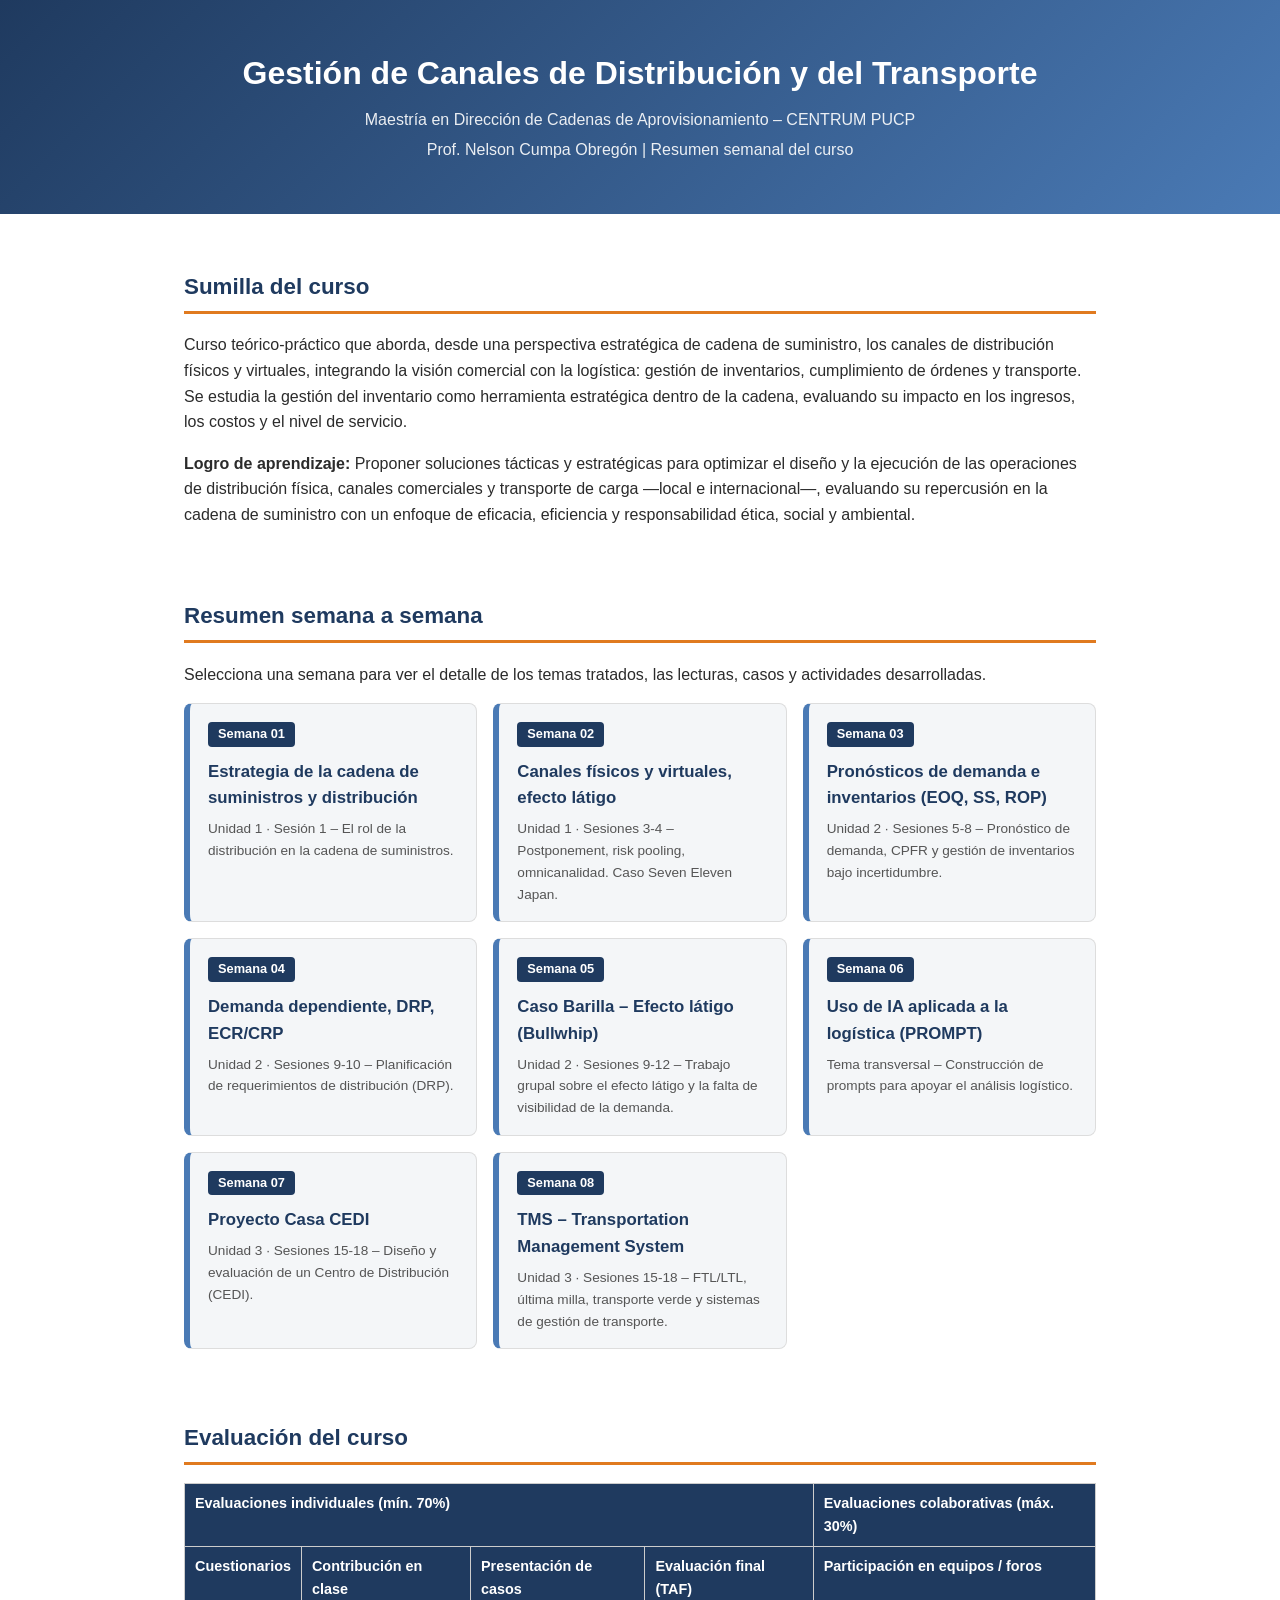
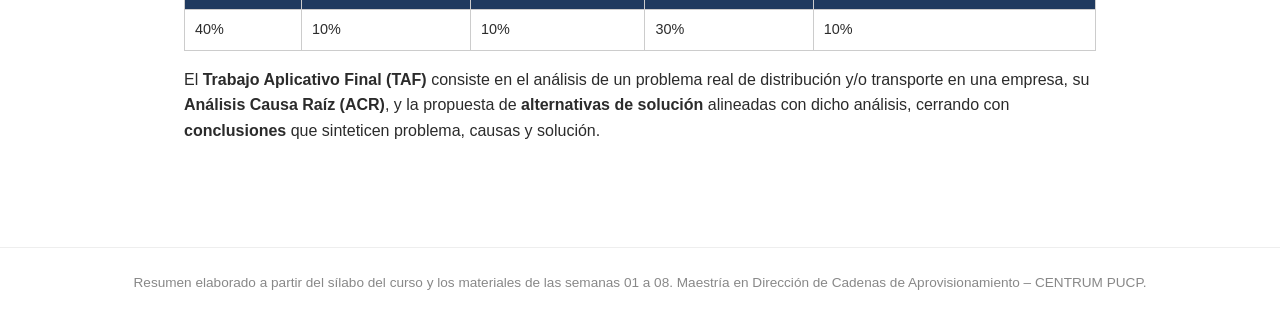
<file: index.html>
<!DOCTYPE html>
<html lang="es">
<head>
<meta charset="UTF-8">
<meta name="viewport" content="width=device-width, initial-scale=1.0">
<title>Gestión de Canales de Distribución y del Transporte – Resumen semanal</title>
<link rel="stylesheet" href="assets/style.css">
</head>
<body>

<header>
  <h1>Gestión de Canales de Distribución y del Transporte</h1>
  <p>Maestría en Dirección de Cadenas de Aprovisionamiento – CENTRUM PUCP</p>
  <p>Prof. Nelson Cumpa Obregón | Resumen semanal del curso</p>
</header>

<main>

<section id="sumilla">
  <h2>Sumilla del curso</h2>
  <p>
    Curso teórico-práctico que aborda, desde una perspectiva estratégica de cadena de suministro,
    los canales de distribución físicos y virtuales, integrando la visión comercial con la
    logística: gestión de inventarios, cumplimiento de órdenes y transporte. Se estudia la
    gestión del inventario como herramienta estratégica dentro de la cadena, evaluando su
    impacto en los ingresos, los costos y el nivel de servicio.
  </p>
  <p><strong>Logro de aprendizaje:</strong> Proponer soluciones tácticas y estratégicas para
  optimizar el diseño y la ejecución de las operaciones de distribución física, canales
  comerciales y transporte de carga —local e internacional—, evaluando su repercusión en la
  cadena de suministro con un enfoque de eficacia, eficiencia y responsabilidad ética, social
  y ambiental.</p>
</section>

<section id="semanas">
  <h2>Resumen semana a semana</h2>
  <p>Selecciona una semana para ver el detalle de los temas tratados, las lecturas, casos y
  actividades desarrolladas.</p>

  <div class="semanas-grid">
    <a class="semana-card" href="semanas/semana-01.html">
      <span class="num">Semana 01</span>
      <h3>Estrategia de la cadena de suministros y distribución</h3>
      <p>Unidad 1 · Sesión 1 – El rol de la distribución en la cadena de suministros.</p>
    </a>
    <a class="semana-card" href="semanas/semana-02.html">
      <span class="num">Semana 02</span>
      <h3>Canales físicos y virtuales, efecto látigo</h3>
      <p>Unidad 1 · Sesiones 3-4 – Postponement, risk pooling, omnicanalidad. Caso Seven Eleven Japan.</p>
    </a>
    <a class="semana-card" href="semanas/semana-03.html">
      <span class="num">Semana 03</span>
      <h3>Pronósticos de demanda e inventarios (EOQ, SS, ROP)</h3>
      <p>Unidad 2 · Sesiones 5-8 – Pronóstico de demanda, CPFR y gestión de inventarios bajo incertidumbre.</p>
    </a>
    <a class="semana-card" href="semanas/semana-04.html">
      <span class="num">Semana 04</span>
      <h3>Demanda dependiente, DRP, ECR/CRP</h3>
      <p>Unidad 2 · Sesiones 9-10 – Planificación de requerimientos de distribución (DRP).</p>
    </a>
    <a class="semana-card" href="semanas/semana-05.html">
      <span class="num">Semana 05</span>
      <h3>Caso Barilla – Efecto látigo (Bullwhip)</h3>
      <p>Unidad 2 · Sesiones 9-12 – Trabajo grupal sobre el efecto látigo y la falta de visibilidad de la demanda.</p>
    </a>
    <a class="semana-card" href="semanas/semana-06.html">
      <span class="num">Semana 06</span>
      <h3>Uso de IA aplicada a la logística (PROMPT)</h3>
      <p>Tema transversal – Construcción de prompts para apoyar el análisis logístico.</p>
    </a>
    <a class="semana-card" href="semanas/semana-07.html">
      <span class="num">Semana 07</span>
      <h3>Proyecto Casa CEDI</h3>
      <p>Unidad 3 · Sesiones 15-18 – Diseño y evaluación de un Centro de Distribución (CEDI).</p>
    </a>
    <a class="semana-card" href="semanas/semana-08.html">
      <span class="num">Semana 08</span>
      <h3>TMS – Transportation Management System</h3>
      <p>Unidad 3 · Sesiones 15-18 – FTL/LTL, última milla, transporte verde y sistemas de gestión de transporte.</p>
    </a>
  </div>
</section>

<section id="evaluacion">
  <h2>Evaluación del curso</h2>
  <table>
    <tr>
      <th colspan="4">Evaluaciones individuales (mín. 70%)</th>
      <th>Evaluaciones colaborativas (máx. 30%)</th>
    </tr>
    <tr>
      <th>Cuestionarios</th>
      <th>Contribución en clase</th>
      <th>Presentación de casos</th>
      <th>Evaluación final (TAF)</th>
      <th>Participación en equipos / foros</th>
    </tr>
    <tr>
      <td>40%</td>
      <td>10%</td>
      <td>10%</td>
      <td>30%</td>
      <td>10%</td>
    </tr>
  </table>
  <p>
    El <strong>Trabajo Aplicativo Final (TAF)</strong> consiste en el análisis de un problema real
    de distribución y/o transporte en una empresa, su <strong>Análisis Causa Raíz (ACR)</strong>,
    y la propuesta de <strong>alternativas de solución</strong> alineadas con dicho análisis,
    cerrando con <strong>conclusiones</strong> que sinteticen problema, causas y solución.
  </p>
</section>

</main>

<footer>
  Resumen elaborado a partir del sílabo del curso y los materiales de las semanas 01 a 08.
  Maestría en Dirección de Cadenas de Aprovisionamiento – CENTRUM PUCP.
</footer>

</body>
</html>
</file>
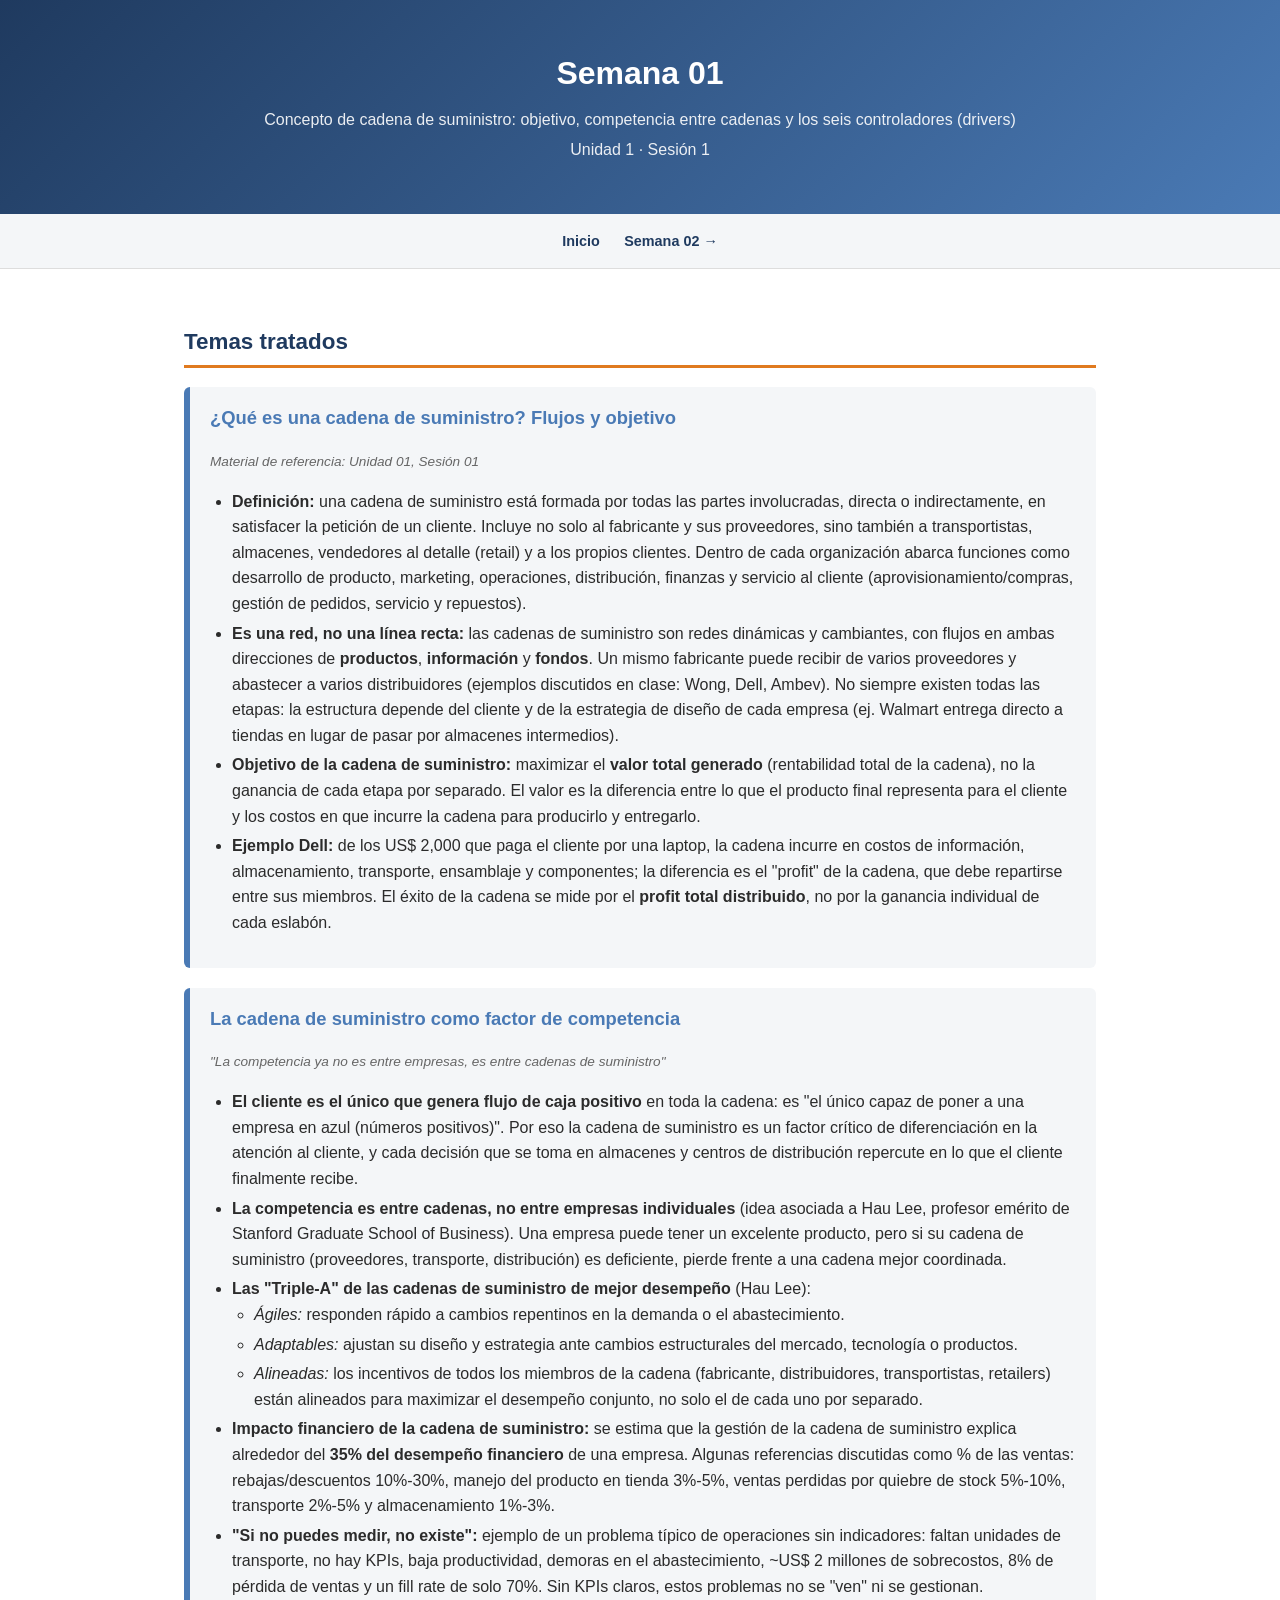
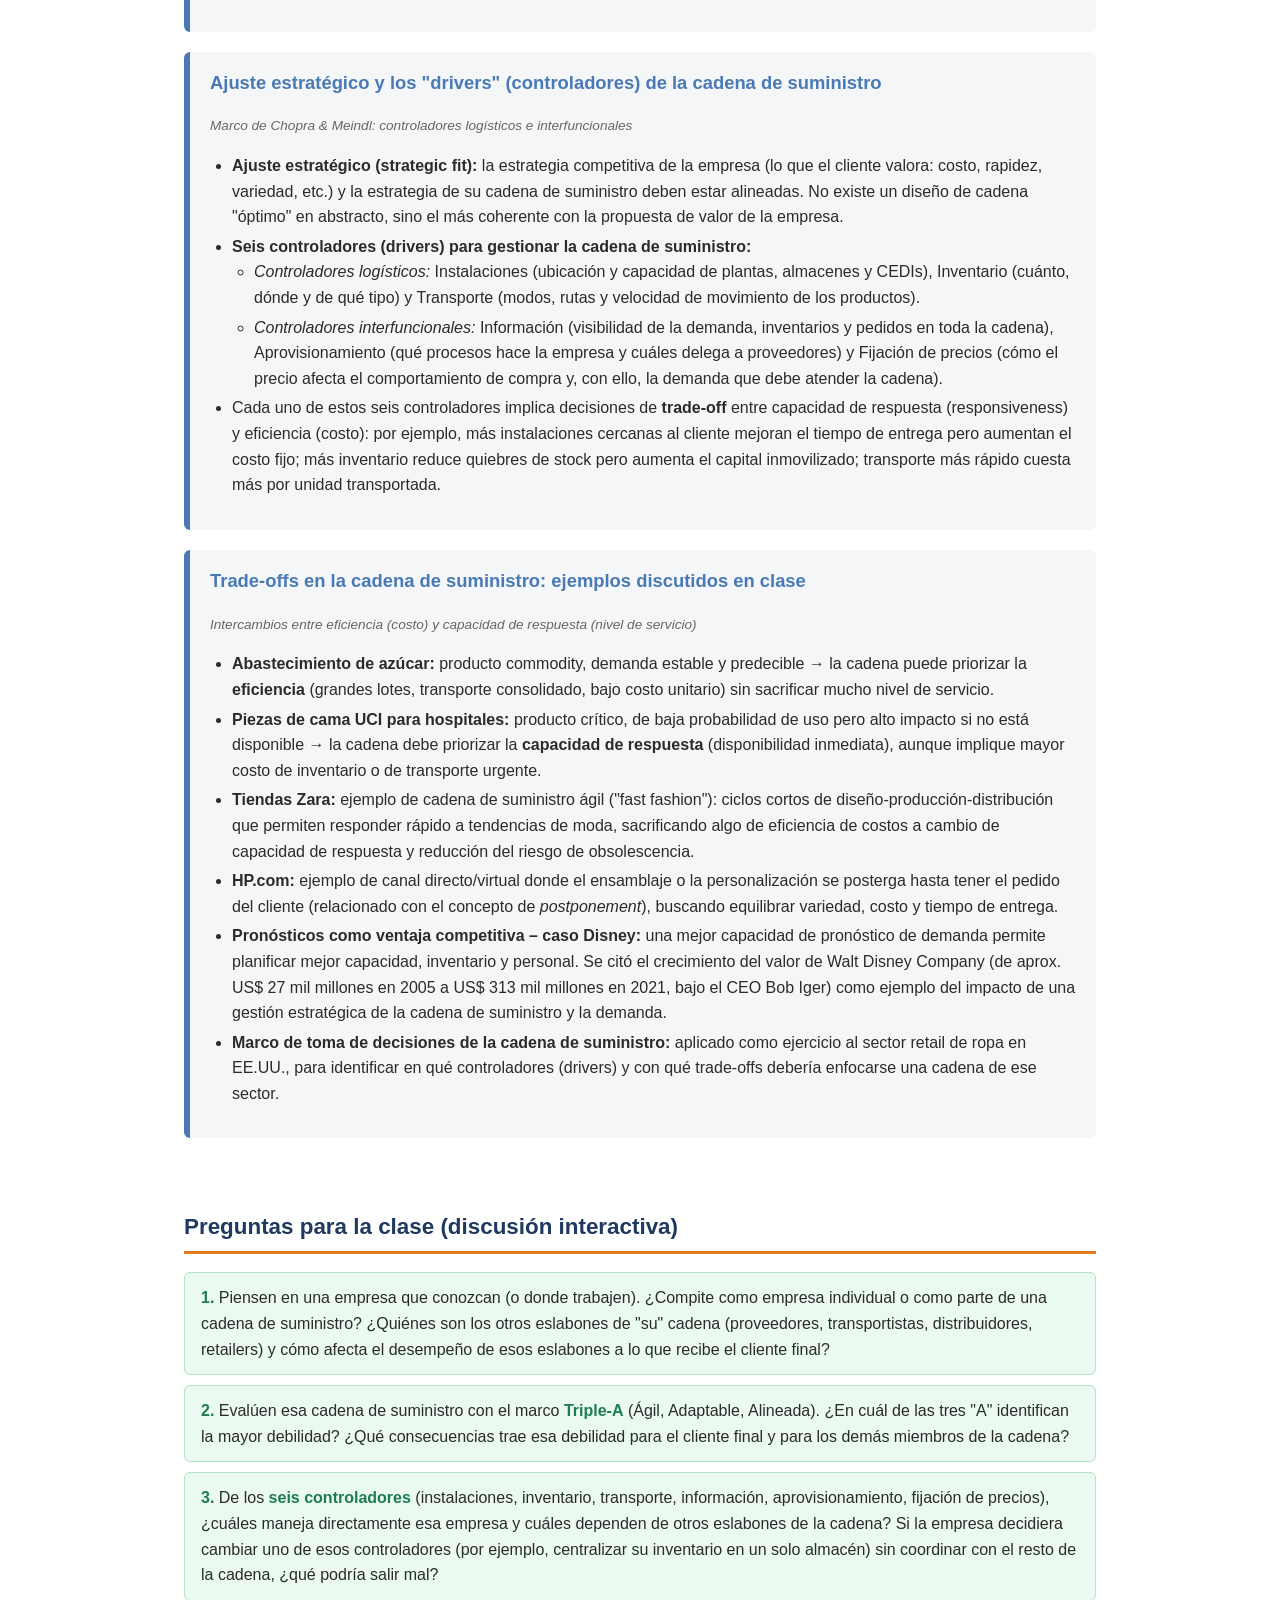
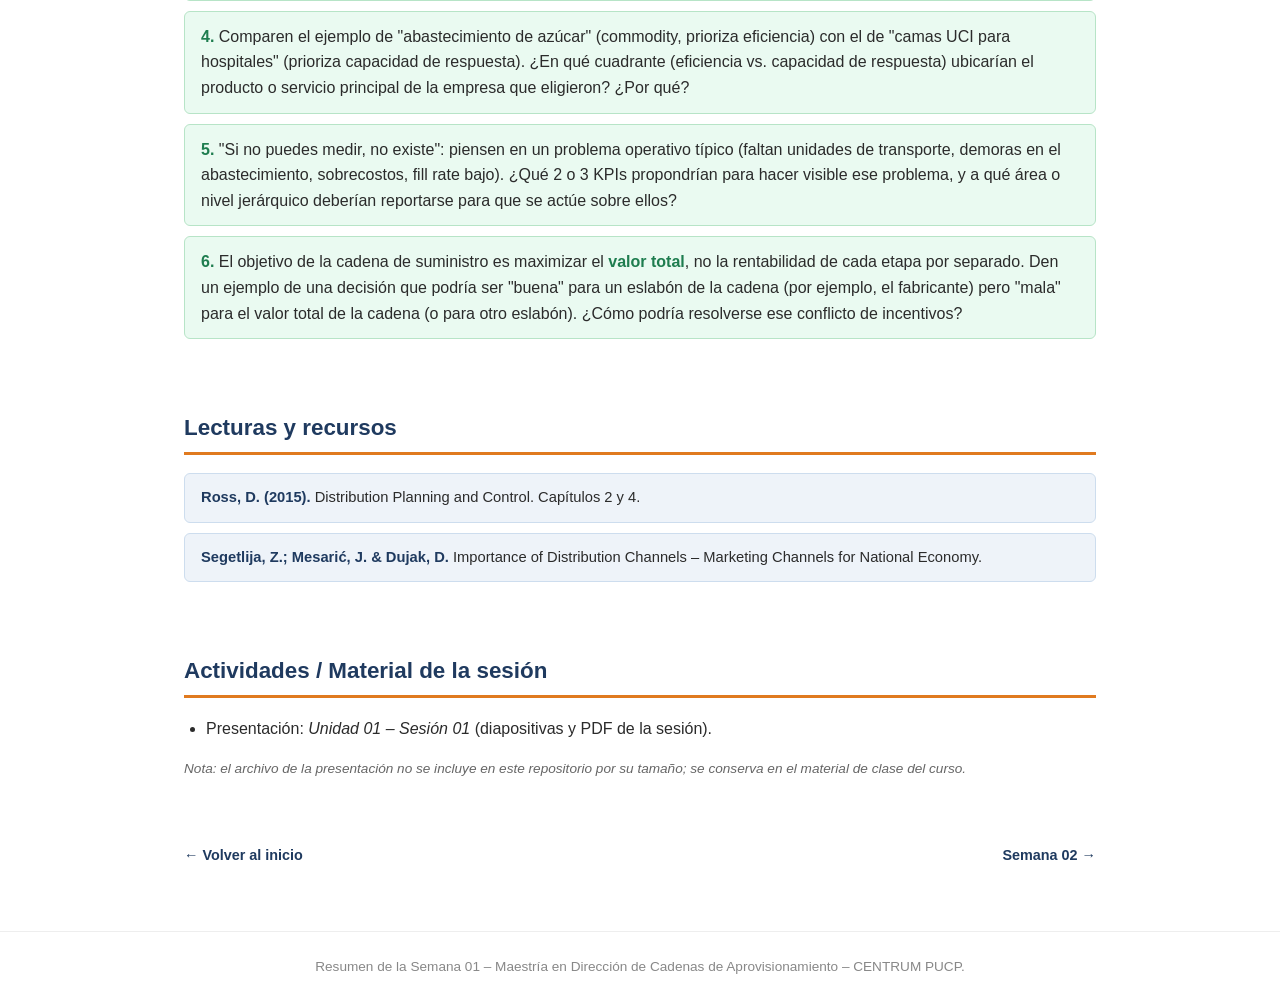
<file: semanas/semana-01.html>
<!DOCTYPE html>
<html lang="es">
<head>
<meta charset="UTF-8">
<meta name="viewport" content="width=device-width, initial-scale=1.0">
<title>Semana 01 – Gestión de Canales de Distribución y del Transporte</title>
<link rel="stylesheet" href="../assets/style.css">
</head>
<body>

<header>
  <h1>Semana 01</h1>
  <p>Concepto de cadena de suministro: objetivo, competencia entre cadenas y los seis controladores (drivers)</p>
  <p>Unidad 1 · Sesión 1</p>
</header>

<nav>
  <a href="../index.html">Inicio</a>
  <a href="semana-02.html">Semana 02 →</a>
</nav>

<main>

<section>
  <h2>Temas tratados</h2>

  <div class="unidad">
    <h3>¿Qué es una cadena de suministro? Flujos y objetivo</h3>
    <div class="meta">Material de referencia: Unidad 01, Sesión 01</div>
    <ul>
      <li><strong>Definición:</strong> una cadena de suministro está formada por todas las partes
      involucradas, directa o indirectamente, en satisfacer la petición de un cliente. Incluye no
      solo al fabricante y sus proveedores, sino también a transportistas, almacenes, vendedores al
      detalle (retail) y a los propios clientes. Dentro de cada organización abarca funciones como
      desarrollo de producto, marketing, operaciones, distribución, finanzas y servicio al cliente
      (aprovisionamiento/compras, gestión de pedidos, servicio y repuestos).</li>
      <li><strong>Es una red, no una línea recta:</strong> las cadenas de suministro son redes
      dinámicas y cambiantes, con flujos en ambas direcciones de <strong>productos</strong>,
      <strong>información</strong> y <strong>fondos</strong>. Un mismo fabricante puede recibir de
      varios proveedores y abastecer a varios distribuidores (ejemplos discutidos en clase: Wong,
      Dell, Ambev). No siempre existen todas las etapas: la estructura depende del cliente y de la
      estrategia de diseño de cada empresa (ej. Walmart entrega directo a tiendas en lugar de pasar
      por almacenes intermedios).</li>
      <li><strong>Objetivo de la cadena de suministro:</strong> maximizar el <strong>valor total
      generado</strong> (rentabilidad total de la cadena), no la ganancia de cada etapa por
      separado. El valor es la diferencia entre lo que el producto final representa para el cliente
      y los costos en que incurre la cadena para producirlo y entregarlo.</li>
      <li><strong>Ejemplo Dell:</strong> de los US$ 2,000 que paga el cliente por una laptop, la
      cadena incurre en costos de información, almacenamiento, transporte, ensamblaje y
      componentes; la diferencia es el "profit" de la cadena, que debe repartirse entre sus
      miembros. El éxito de la cadena se mide por el <strong>profit total distribuido</strong>, no
      por la ganancia individual de cada eslabón.</li>
    </ul>
  </div>

  <div class="unidad">
    <h3>La cadena de suministro como factor de competencia</h3>
    <div class="meta">"La competencia ya no es entre empresas, es entre cadenas de suministro"</div>
    <ul>
      <li><strong>El cliente es el único que genera flujo de caja positivo</strong> en toda la
      cadena: es "el único capaz de poner a una empresa en azul (números positivos)". Por eso la
      cadena de suministro es un factor crítico de diferenciación en la atención al cliente, y cada
      decisión que se toma en almacenes y centros de distribución repercute en lo que el cliente
      finalmente recibe.</li>
      <li><strong>La competencia es entre cadenas, no entre empresas individuales</strong> (idea
      asociada a Hau Lee, profesor emérito de Stanford Graduate School of Business). Una empresa
      puede tener un excelente producto, pero si su cadena de suministro (proveedores, transporte,
      distribución) es deficiente, pierde frente a una cadena mejor coordinada.</li>
      <li><strong>Las "Triple-A" de las cadenas de suministro de mejor desempeño</strong> (Hau Lee):
        <ul>
          <li><em>Ágiles:</em> responden rápido a cambios repentinos en la demanda o el
          abastecimiento.</li>
          <li><em>Adaptables:</em> ajustan su diseño y estrategia ante cambios estructurales del
          mercado, tecnología o productos.</li>
          <li><em>Alineadas:</em> los incentivos de todos los miembros de la cadena (fabricante,
          distribuidores, transportistas, retailers) están alineados para maximizar el desempeño
          conjunto, no solo el de cada uno por separado.</li>
        </ul>
      </li>
      <li><strong>Impacto financiero de la cadena de suministro:</strong> se estima que la gestión
      de la cadena de suministro explica alrededor del <strong>35% del desempeño financiero</strong>
      de una empresa. Algunas referencias discutidas como % de las ventas: rebajas/descuentos
      10%-30%, manejo del producto en tienda 3%-5%, ventas perdidas por quiebre de stock 5%-10%,
      transporte 2%-5% y almacenamiento 1%-3%.</li>
      <li><strong>"Si no puedes medir, no existe":</strong> ejemplo de un problema típico de
      operaciones sin indicadores: faltan unidades de transporte, no hay KPIs, baja productividad,
      demoras en el abastecimiento, ~US$ 2 millones de sobrecostos, 8% de pérdida de ventas y un
      fill rate de solo 70%. Sin KPIs claros, estos problemas no se "ven" ni se gestionan.</li>
    </ul>
  </div>

  <div class="unidad">
    <h3>Ajuste estratégico y los "drivers" (controladores) de la cadena de suministro</h3>
    <div class="meta">Marco de Chopra &amp; Meindl: controladores logísticos e interfuncionales</div>
    <ul>
      <li><strong>Ajuste estratégico (strategic fit):</strong> la estrategia competitiva de la
      empresa (lo que el cliente valora: costo, rapidez, variedad, etc.) y la estrategia de su
      cadena de suministro deben estar alineadas. No existe un diseño de cadena "óptimo" en
      abstracto, sino el más coherente con la propuesta de valor de la empresa.</li>
      <li><strong>Seis controladores (drivers) para gestionar la cadena de suministro:</strong>
        <ul>
          <li><em>Controladores logísticos:</em> Instalaciones (ubicación y capacidad de plantas,
          almacenes y CEDIs), Inventario (cuánto, dónde y de qué tipo) y Transporte (modos, rutas y
          velocidad de movimiento de los productos).</li>
          <li><em>Controladores interfuncionales:</em> Información (visibilidad de la demanda,
          inventarios y pedidos en toda la cadena), Aprovisionamiento (qué procesos hace la empresa
          y cuáles delega a proveedores) y Fijación de precios (cómo el precio afecta el
          comportamiento de compra y, con ello, la demanda que debe atender la cadena).</li>
        </ul>
      </li>
      <li>Cada uno de estos seis controladores implica decisiones de <strong>trade-off</strong>
      entre capacidad de respuesta (responsiveness) y eficiencia (costo): por ejemplo, más
      instalaciones cercanas al cliente mejoran el tiempo de entrega pero aumentan el costo fijo;
      más inventario reduce quiebres de stock pero aumenta el capital inmovilizado; transporte más
      rápido cuesta más por unidad transportada.</li>
    </ul>
  </div>

  <div class="unidad">
    <h3>Trade-offs en la cadena de suministro: ejemplos discutidos en clase</h3>
    <div class="meta">Intercambios entre eficiencia (costo) y capacidad de respuesta (nivel de servicio)</div>
    <ul>
      <li><strong>Abastecimiento de azúcar:</strong> producto commodity, demanda estable y
      predecible → la cadena puede priorizar la <strong>eficiencia</strong> (grandes lotes,
      transporte consolidado, bajo costo unitario) sin sacrificar mucho nivel de servicio.</li>
      <li><strong>Piezas de cama UCI para hospitales:</strong> producto crítico, de baja
      probabilidad de uso pero alto impacto si no está disponible → la cadena debe priorizar la
      <strong>capacidad de respuesta</strong> (disponibilidad inmediata), aunque implique mayor
      costo de inventario o de transporte urgente.</li>
      <li><strong>Tiendas Zara:</strong> ejemplo de cadena de suministro ágil ("fast fashion"):
      ciclos cortos de diseño-producción-distribución que permiten responder rápido a tendencias de
      moda, sacrificando algo de eficiencia de costos a cambio de capacidad de respuesta y
      reducción del riesgo de obsolescencia.</li>
      <li><strong>HP.com:</strong> ejemplo de canal directo/virtual donde el ensamblaje o la
      personalización se posterga hasta tener el pedido del cliente (relacionado con el concepto de
      <em>postponement</em>), buscando equilibrar variedad, costo y tiempo de entrega.</li>
      <li><strong>Pronósticos como ventaja competitiva – caso Disney:</strong> una mejor capacidad
      de pronóstico de demanda permite planificar mejor capacidad, inventario y personal. Se citó
      el crecimiento del valor de Walt Disney Company (de aprox. US$ 27 mil millones en 2005 a
      US$ 313 mil millones en 2021, bajo el CEO Bob Iger) como ejemplo del impacto de una gestión
      estratégica de la cadena de suministro y la demanda.</li>
      <li><strong>Marco de toma de decisiones de la cadena de suministro:</strong> aplicado como
      ejercicio al sector retail de ropa en EE.UU., para identificar en qué controladores (drivers)
      y con qué trade-offs debería enfocarse una cadena de ese sector.</li>
    </ul>
  </div>
</section>

<section id="preguntas">
  <h2>Preguntas para la clase (discusión interactiva)</h2>
  <div class="pregunta">
    <strong>1.</strong> Piensen en una empresa que conozcan (o donde trabajen). ¿Compite como
    empresa individual o como parte de una cadena de suministro? ¿Quiénes son los otros eslabones de
    "su" cadena (proveedores, transportistas, distribuidores, retailers) y cómo afecta el desempeño
    de esos eslabones a lo que recibe el cliente final?
  </div>
  <div class="pregunta">
    <strong>2.</strong> Evalúen esa cadena de suministro con el marco <strong>Triple-A</strong>
    (Ágil, Adaptable, Alineada). ¿En cuál de las tres "A" identifican la mayor debilidad? ¿Qué
    consecuencias trae esa debilidad para el cliente final y para los demás miembros de la cadena?
  </div>
  <div class="pregunta">
    <strong>3.</strong> De los <strong>seis controladores</strong> (instalaciones, inventario,
    transporte, información, aprovisionamiento, fijación de precios), ¿cuáles maneja directamente
    esa empresa y cuáles dependen de otros eslabones de la cadena? Si la empresa decidiera cambiar
    uno de esos controladores (por ejemplo, centralizar su inventario en un solo almacén) sin
    coordinar con el resto de la cadena, ¿qué podría salir mal?
  </div>
  <div class="pregunta">
    <strong>4.</strong> Comparen el ejemplo de "abastecimiento de azúcar" (commodity, prioriza
    eficiencia) con el de "camas UCI para hospitales" (prioriza capacidad de respuesta). ¿En qué
    cuadrante (eficiencia vs. capacidad de respuesta) ubicarían el producto o servicio principal de
    la empresa que eligieron? ¿Por qué?
  </div>
  <div class="pregunta">
    <strong>5.</strong> "Si no puedes medir, no existe": piensen en un problema operativo típico
    (faltan unidades de transporte, demoras en el abastecimiento, sobrecostos, fill rate bajo).
    ¿Qué 2 o 3 KPIs propondrían para hacer visible ese problema, y a qué área o nivel jerárquico
    deberían reportarse para que se actúe sobre ellos?
  </div>
  <div class="pregunta">
    <strong>6.</strong> El objetivo de la cadena de suministro es maximizar el <strong>valor
    total</strong>, no la rentabilidad de cada etapa por separado. Den un ejemplo de una decisión
    que podría ser "buena" para un eslabón de la cadena (por ejemplo, el fabricante) pero "mala"
    para el valor total de la cadena (o para otro eslabón). ¿Cómo podría resolverse ese conflicto de
    incentivos?
  </div>
</section>

<section>
  <h2>Lecturas y recursos</h2>
  <div class="lectura">
    <strong>Ross, D. (2015).</strong> Distribution Planning and Control. Capítulos 2 y 4.
  </div>
  <div class="lectura">
    <strong>Segetlija, Z.; Mesarić, J. &amp; Dujak, D.</strong> Importance of Distribution Channels –
    Marketing Channels for National Economy.
  </div>
</section>

<section>
  <h2>Actividades / Material de la sesión</h2>
  <ul>
    <li>Presentación: <em>Unidad 01 – Sesión 01</em> (diapositivas y PDF de la sesión).</li>
  </ul>
  <!-- AUTO-MATERIALES:START --><!-- AUTO-MATERIALES:END -->
  <p class="meta">Nota: el archivo de la presentación no se incluye en este repositorio por su tamaño;
  se conserva en el material de clase del curso.</p>
</section>

</main>

<div class="semana-nav" style="max-width:960px;margin:0 auto;padding:0 24px 24px;">
  <a href="../index.html">← Volver al inicio</a>
  <a href="semana-02.html">Semana 02 →</a>
</div>

<footer>
  Resumen de la Semana 01 – Maestría en Dirección de Cadenas de Aprovisionamiento – CENTRUM PUCP.
</footer>

</body>
</html>
</file>
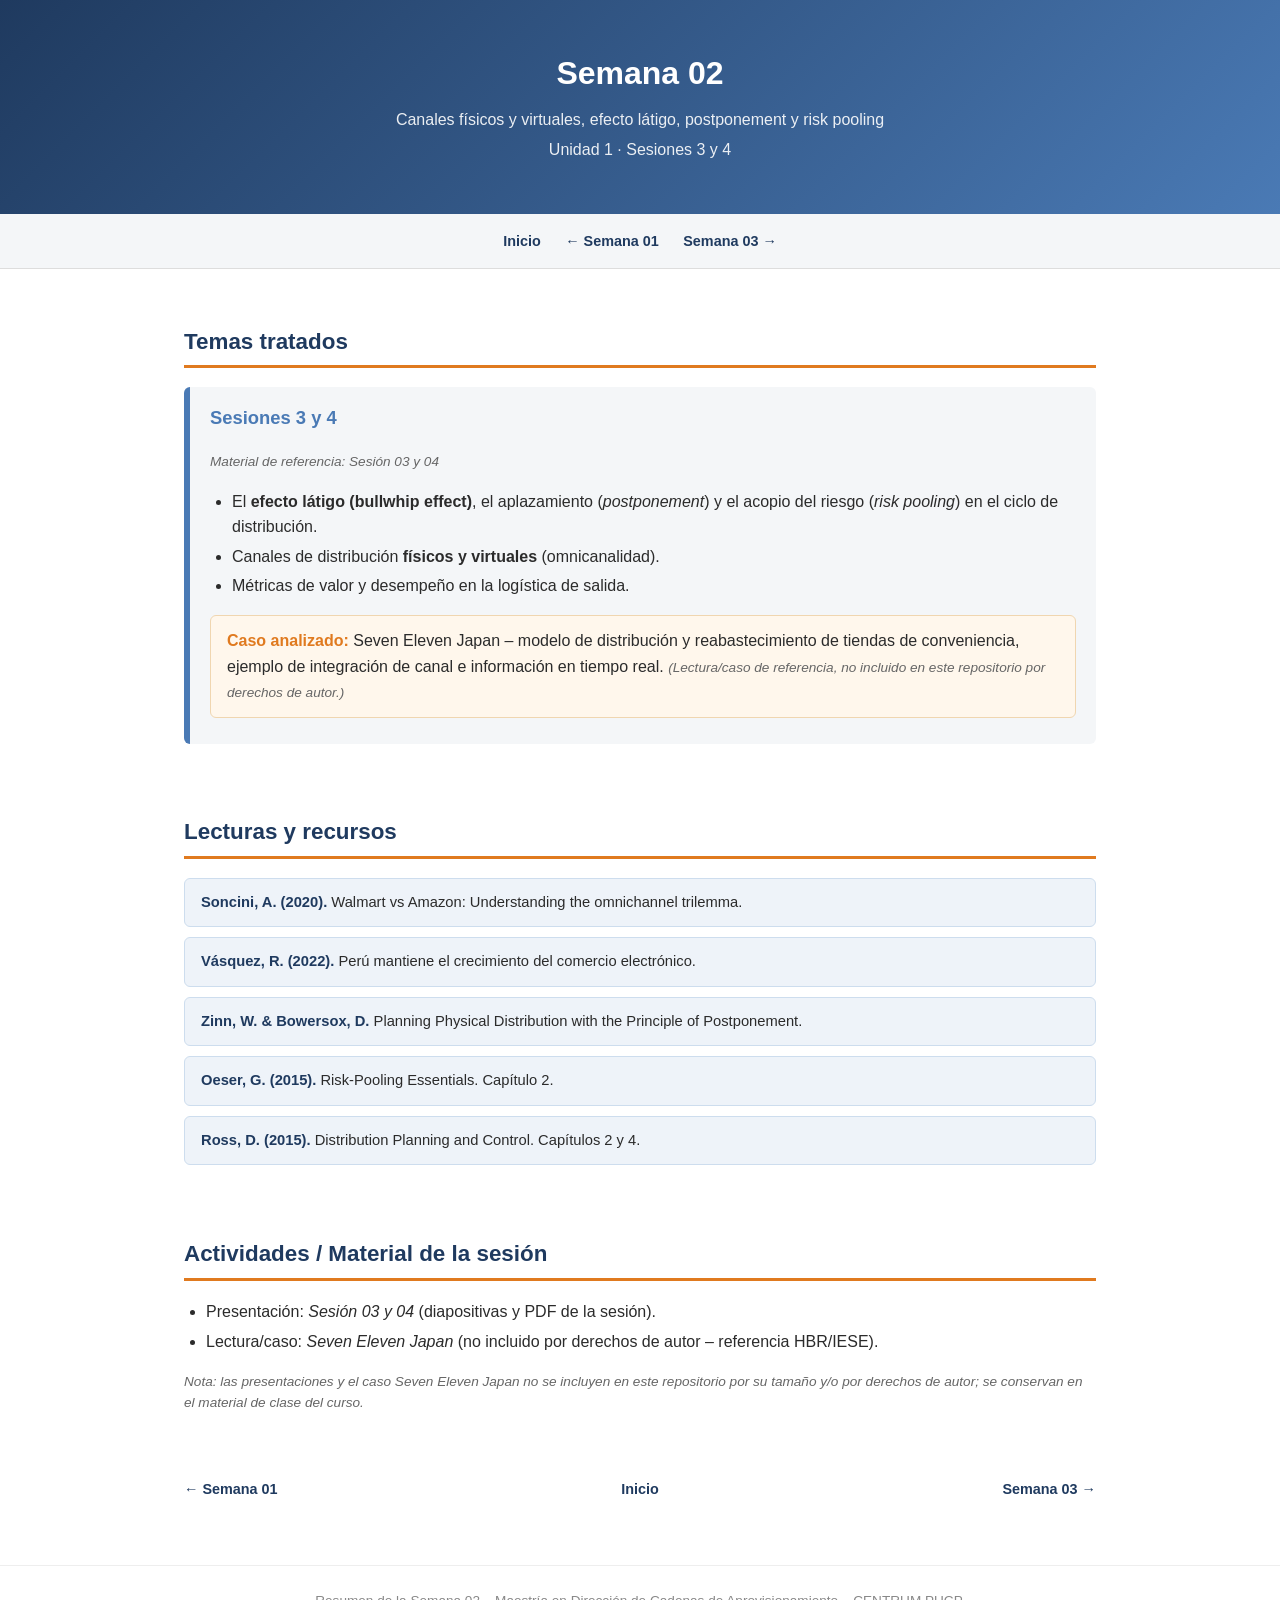
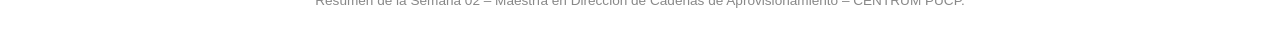
<file: semanas/semana-02.html>
<!DOCTYPE html>
<html lang="es">
<head>
<meta charset="UTF-8">
<meta name="viewport" content="width=device-width, initial-scale=1.0">
<title>Semana 02 – Gestión de Canales de Distribución y del Transporte</title>
<link rel="stylesheet" href="../assets/style.css">
</head>
<body>

<header>
  <h1>Semana 02</h1>
  <p>Canales físicos y virtuales, efecto látigo, postponement y risk pooling</p>
  <p>Unidad 1 · Sesiones 3 y 4</p>
</header>

<nav>
  <a href="../index.html">Inicio</a>
  <a href="semana-01.html">← Semana 01</a>
  <a href="semana-03.html">Semana 03 →</a>
</nav>

<main>

<section>
  <h2>Temas tratados</h2>
  <div class="unidad">
    <h3>Sesiones 3 y 4</h3>
    <div class="meta">Material de referencia: Sesión 03 y 04</div>
    <ul>
      <li>El <strong>efecto látigo (bullwhip effect)</strong>, el aplazamiento (<em>postponement</em>) y el
      acopio del riesgo (<em>risk pooling</em>) en el ciclo de distribución.</li>
      <li>Canales de distribución <strong>físicos y virtuales</strong> (omnicanalidad).</li>
      <li>Métricas de valor y desempeño en la logística de salida.</li>
    </ul>
    <div class="caso">
      <strong>Caso analizado:</strong> Seven Eleven Japan – modelo de distribución y reabastecimiento
      de tiendas de conveniencia, ejemplo de integración de canal e información en tiempo real.
      <span class="meta">(Lectura/caso de referencia, no incluido en este repositorio por derechos de autor.)</span>
    </div>
  </div>
</section>

<section>
  <h2>Lecturas y recursos</h2>
  <div class="lectura"><strong>Soncini, A. (2020).</strong> Walmart vs Amazon: Understanding the omnichannel trilemma.</div>
  <div class="lectura"><strong>Vásquez, R. (2022).</strong> Perú mantiene el crecimiento del comercio electrónico.</div>
  <div class="lectura"><strong>Zinn, W. &amp; Bowersox, D.</strong> Planning Physical Distribution with the Principle of Postponement.</div>
  <div class="lectura"><strong>Oeser, G. (2015).</strong> Risk-Pooling Essentials. Capítulo 2.</div>
  <div class="lectura"><strong>Ross, D. (2015).</strong> Distribution Planning and Control. Capítulos 2 y 4.</div>
</section>

<section>
  <h2>Actividades / Material de la sesión</h2>
  <ul>
    <li>Presentación: <em>Sesión 03 y 04</em> (diapositivas y PDF de la sesión).</li>
    <li>Lectura/caso: <em>Seven Eleven Japan</em> (no incluido por derechos de autor – referencia HBR/IESE).</li>
  </ul>
  <!-- AUTO-MATERIALES:START --><!-- AUTO-MATERIALES:END -->
  <p class="meta">Nota: las presentaciones y el caso Seven Eleven Japan no se incluyen en este
  repositorio por su tamaño y/o por derechos de autor; se conservan en el material de clase del curso.</p>
</section>

</main>

<div class="semana-nav" style="max-width:960px;margin:0 auto;padding:0 24px 24px;">
  <a href="semana-01.html">← Semana 01</a>
  <a href="../index.html">Inicio</a>
  <a href="semana-03.html">Semana 03 →</a>
</div>

<footer>
  Resumen de la Semana 02 – Maestría en Dirección de Cadenas de Aprovisionamiento – CENTRUM PUCP.
</footer>

</body>
</html>
</file>
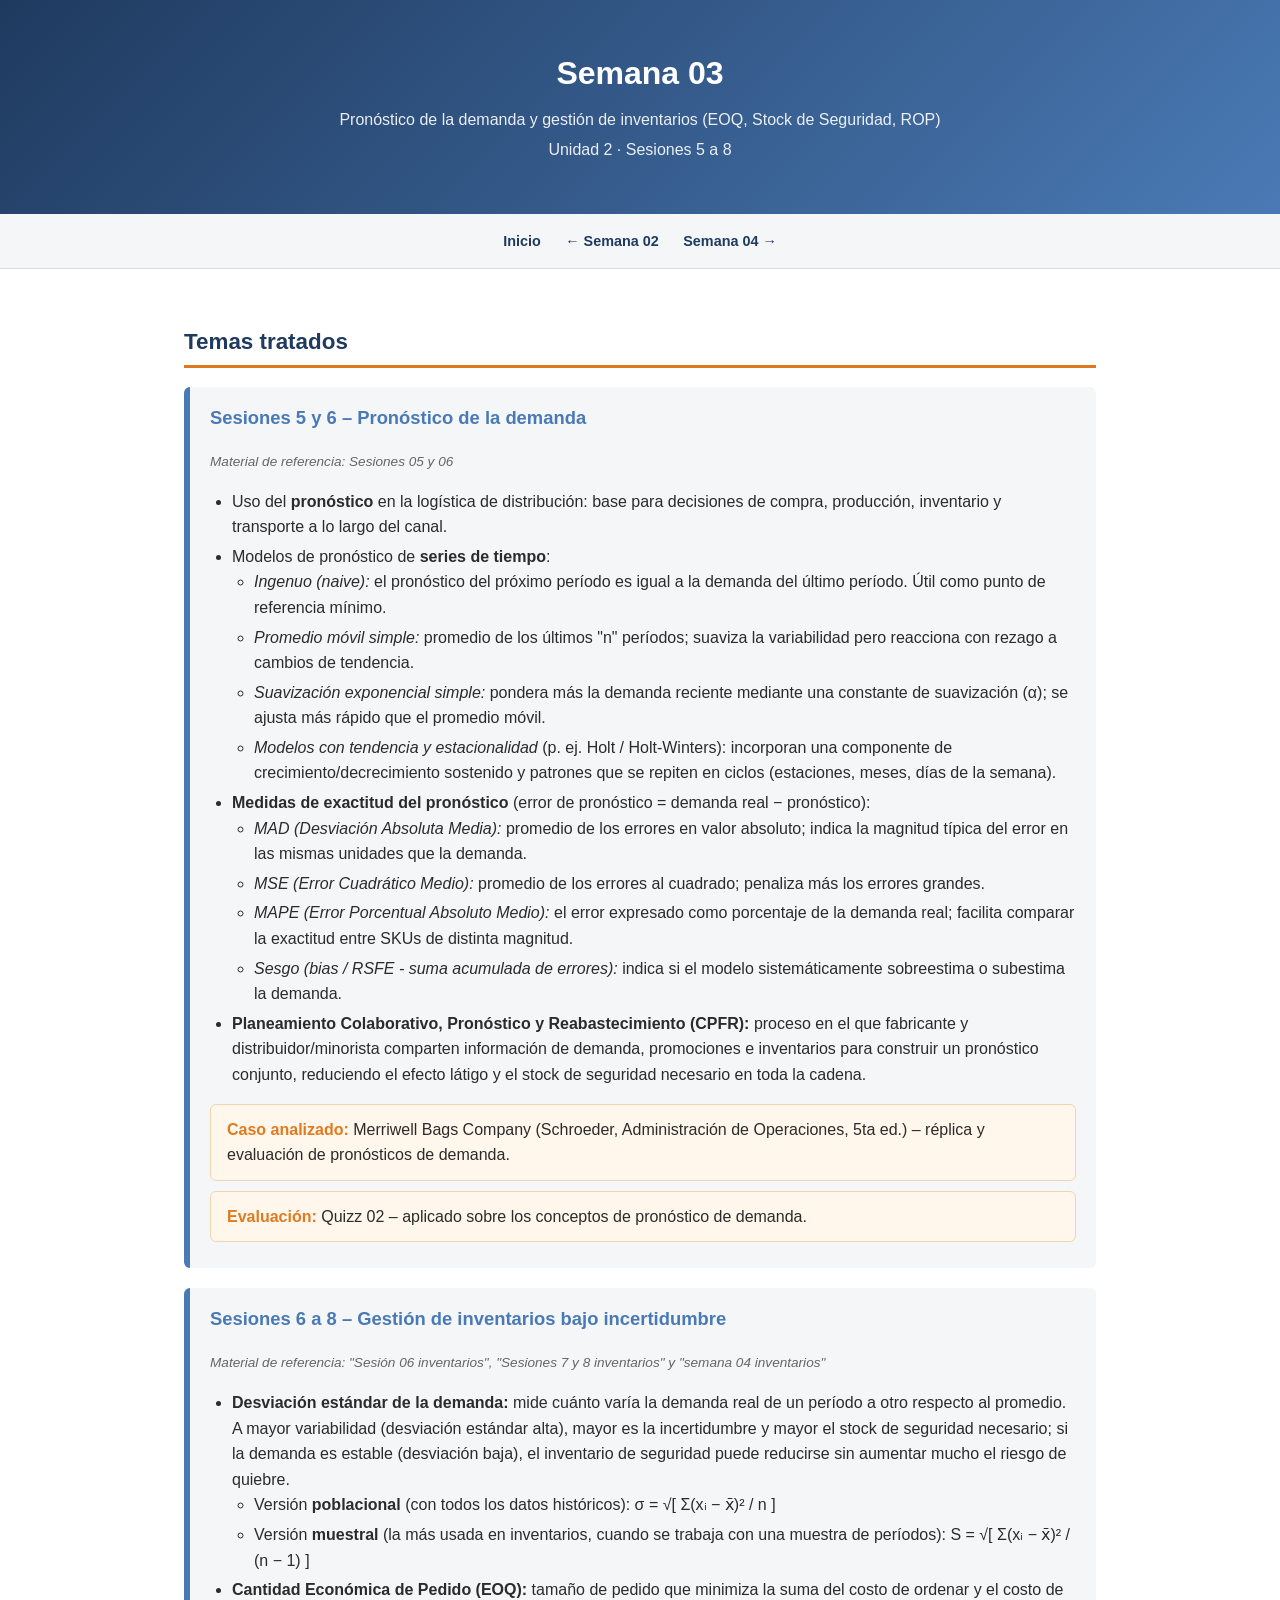
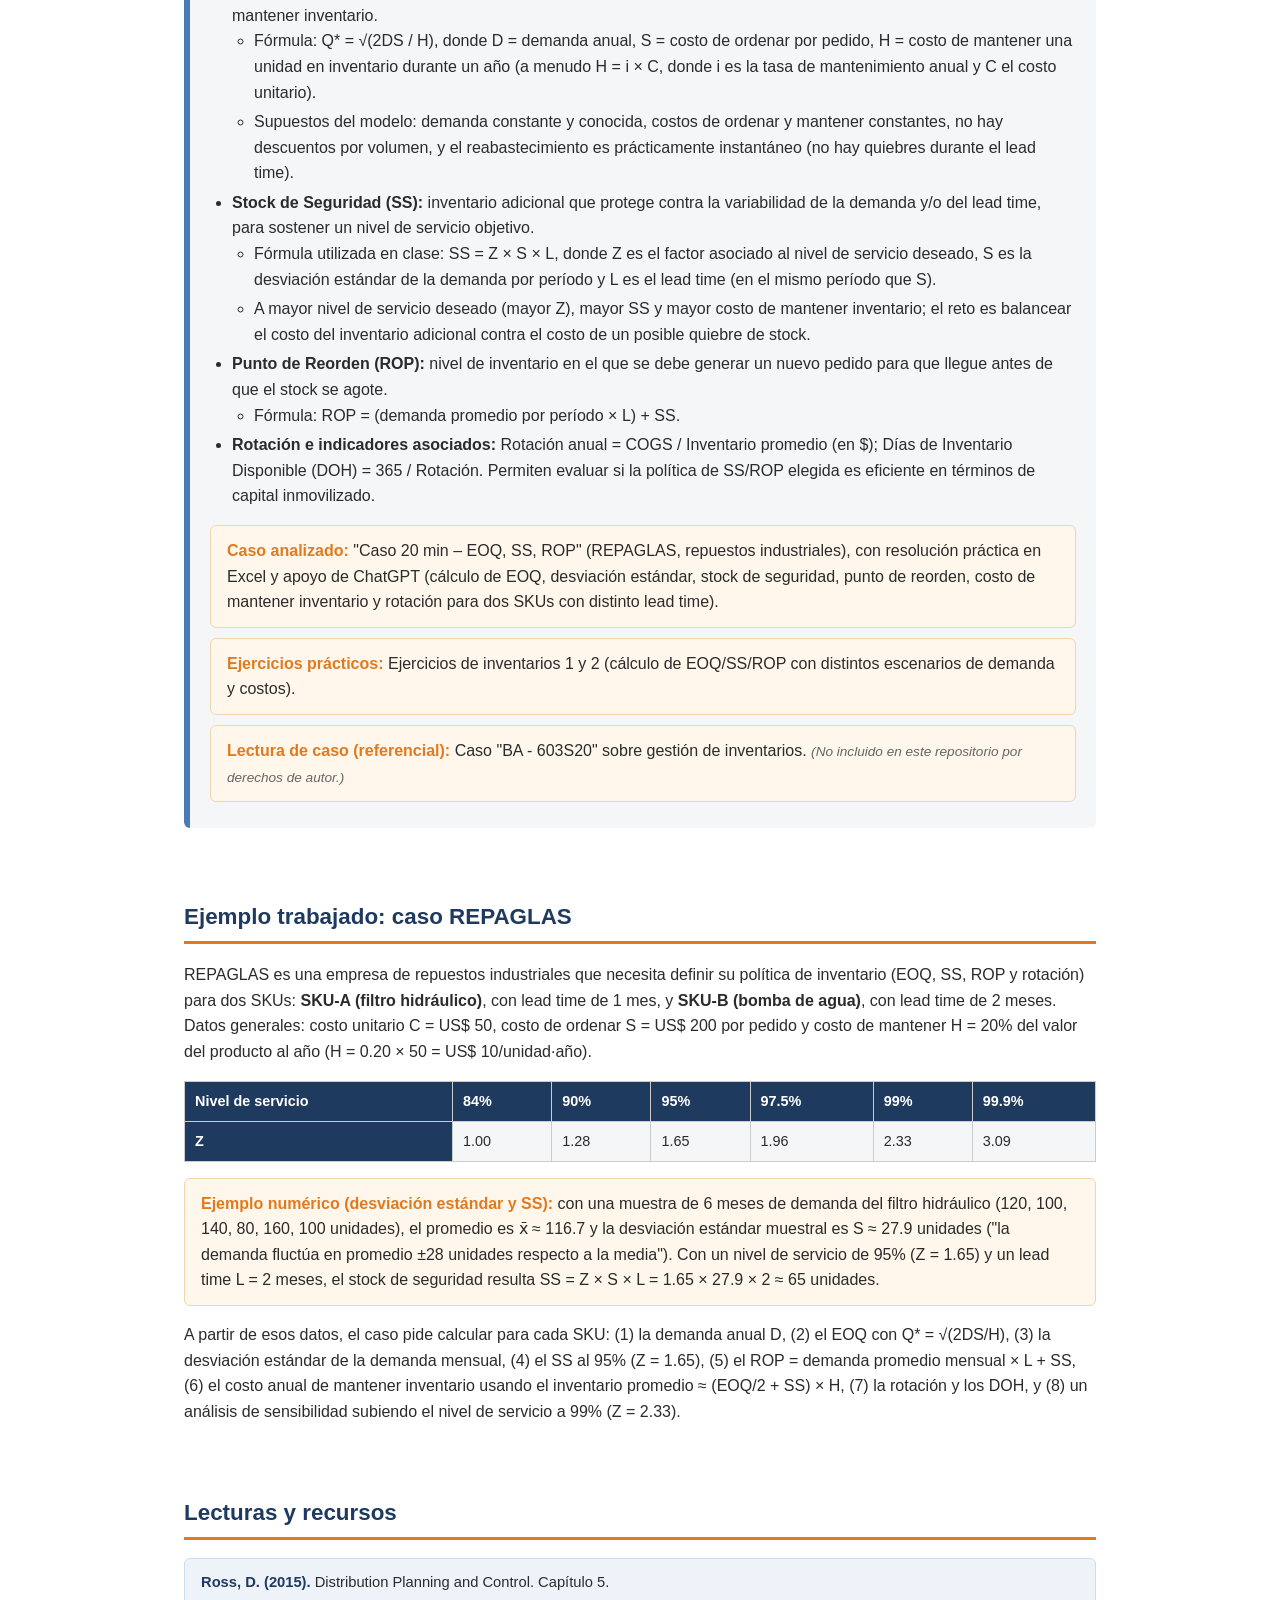
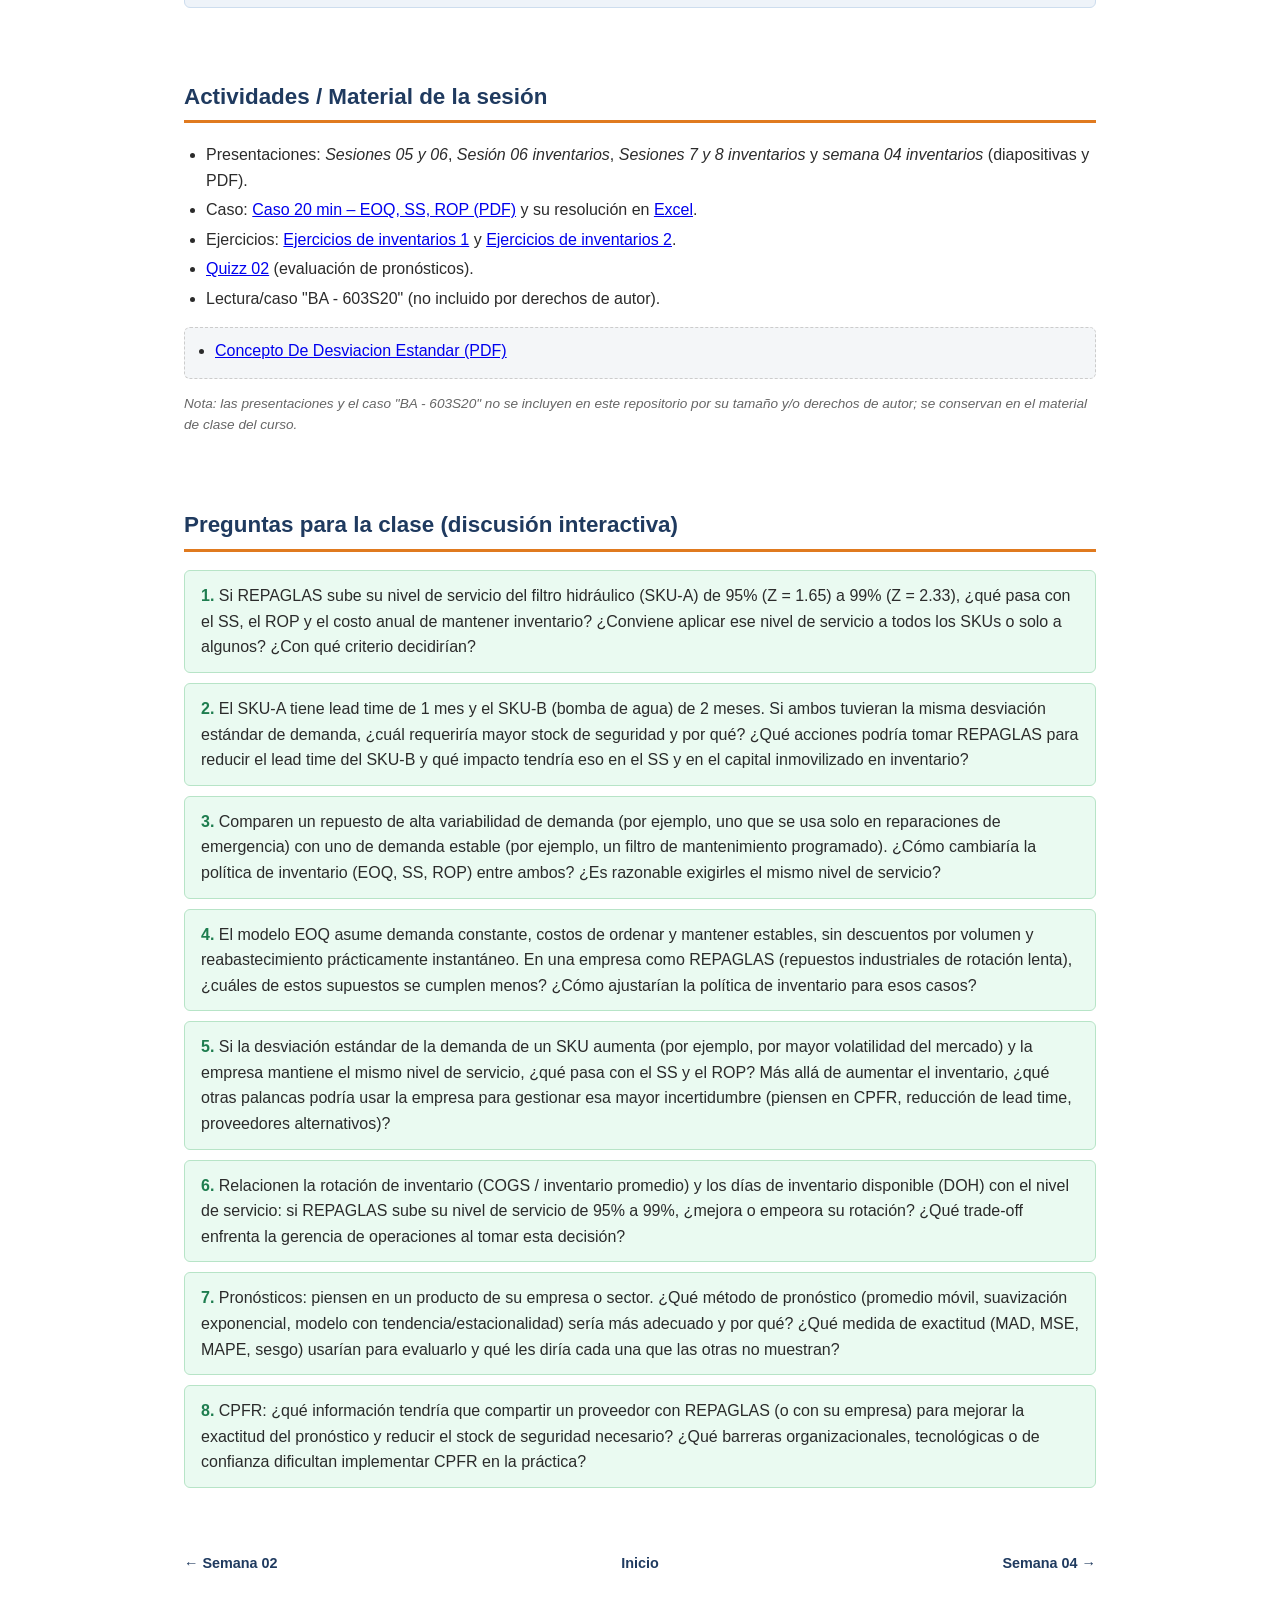
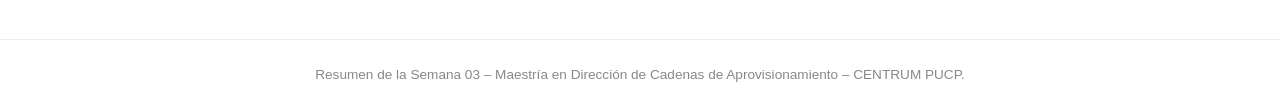
<file: semanas/semana-03.html>
<!DOCTYPE html>
<html lang="es">
<head>
<meta charset="UTF-8">
<meta name="viewport" content="width=device-width, initial-scale=1.0">
<title>Semana 03 – Gestión de Canales de Distribución y del Transporte</title>
<link rel="stylesheet" href="../assets/style.css">
</head>
<body>

<header>
  <h1>Semana 03</h1>
  <p>Pronóstico de la demanda y gestión de inventarios (EOQ, Stock de Seguridad, ROP)</p>
  <p>Unidad 2 · Sesiones 5 a 8</p>
</header>

<nav>
  <a href="../index.html">Inicio</a>
  <a href="semana-02.html">← Semana 02</a>
  <a href="semana-04.html">Semana 04 →</a>
</nav>

<main>

<section>
  <h2>Temas tratados</h2>

  <div class="unidad">
    <h3>Sesiones 5 y 6 – Pronóstico de la demanda</h3>
    <div class="meta">Material de referencia: Sesiones 05 y 06</div>
    <ul>
      <li>Uso del <strong>pronóstico</strong> en la logística de distribución: base para decisiones de
      compra, producción, inventario y transporte a lo largo del canal.</li>
      <li>Modelos de pronóstico de <strong>series de tiempo</strong>:
        <ul>
          <li><em>Ingenuo (naive):</em> el pronóstico del próximo período es igual a la demanda del
          último período. Útil como punto de referencia mínimo.</li>
          <li><em>Promedio móvil simple:</em> promedio de los últimos "n" períodos; suaviza la
          variabilidad pero reacciona con rezago a cambios de tendencia.</li>
          <li><em>Suavización exponencial simple:</em> pondera más la demanda reciente mediante una
          constante de suavización (α); se ajusta más rápido que el promedio móvil.</li>
          <li><em>Modelos con tendencia y estacionalidad</em> (p. ej. Holt / Holt-Winters): incorporan
          una componente de crecimiento/decrecimiento sostenido y patrones que se repiten en ciclos
          (estaciones, meses, días de la semana).</li>
        </ul>
      </li>
      <li><strong>Medidas de exactitud del pronóstico</strong> (error de pronóstico = demanda real −
      pronóstico):
        <ul>
          <li><em>MAD (Desviación Absoluta Media):</em> promedio de los errores en valor absoluto;
          indica la magnitud típica del error en las mismas unidades que la demanda.</li>
          <li><em>MSE (Error Cuadrático Medio):</em> promedio de los errores al cuadrado; penaliza más
          los errores grandes.</li>
          <li><em>MAPE (Error Porcentual Absoluto Medio):</em> el error expresado como porcentaje de la
          demanda real; facilita comparar la exactitud entre SKUs de distinta magnitud.</li>
          <li><em>Sesgo (bias / RSFE - suma acumulada de errores):</em> indica si el modelo
          sistemáticamente sobreestima o subestima la demanda.</li>
        </ul>
      </li>
      <li><strong>Planeamiento Colaborativo, Pronóstico y Reabastecimiento (CPFR):</strong> proceso en el
      que fabricante y distribuidor/minorista comparten información de demanda, promociones e
      inventarios para construir un pronóstico conjunto, reduciendo el efecto látigo y el stock de
      seguridad necesario en toda la cadena.</li>
    </ul>
    <div class="caso">
      <strong>Caso analizado:</strong> Merriwell Bags Company (Schroeder, Administración de Operaciones, 5ta ed.)
      – réplica y evaluación de pronósticos de demanda.
    </div>
    <div class="caso">
      <strong>Evaluación:</strong> Quizz 02 – aplicado sobre los conceptos de pronóstico de demanda.
    </div>
  </div>

  <div class="unidad">
    <h3>Sesiones 6 a 8 – Gestión de inventarios bajo incertidumbre</h3>
    <div class="meta">Material de referencia: "Sesión 06 inventarios", "Sesiones 7 y 8 inventarios" y "semana 04 inventarios"</div>
    <ul>
      <li><strong>Desviación estándar de la demanda:</strong> mide cuánto varía la demanda real de un
      período a otro respecto al promedio. A mayor variabilidad (desviación estándar alta), mayor es
      la incertidumbre y mayor el stock de seguridad necesario; si la demanda es estable (desviación
      baja), el inventario de seguridad puede reducirse sin aumentar mucho el riesgo de quiebre.
        <ul>
          <li>Versión <strong>poblacional</strong> (con todos los datos históricos):
          σ = √[ Σ(xᵢ − x̄)² / n ]</li>
          <li>Versión <strong>muestral</strong> (la más usada en inventarios, cuando se trabaja con una
          muestra de períodos): S = √[ Σ(xᵢ − x̄)² / (n − 1) ]</li>
        </ul>
      </li>
      <li><strong>Cantidad Económica de Pedido (EOQ):</strong> tamaño de pedido que minimiza la suma del
      costo de ordenar y el costo de mantener inventario.
        <ul>
          <li>Fórmula: Q* = √(2DS / H), donde D = demanda anual, S = costo de ordenar por pedido,
          H = costo de mantener una unidad en inventario durante un año (a menudo H = i × C, donde
          i es la tasa de mantenimiento anual y C el costo unitario).</li>
          <li>Supuestos del modelo: demanda constante y conocida, costos de ordenar y mantener
          constantes, no hay descuentos por volumen, y el reabastecimiento es prácticamente
          instantáneo (no hay quiebres durante el lead time).</li>
        </ul>
      </li>
      <li><strong>Stock de Seguridad (SS):</strong> inventario adicional que protege contra la
      variabilidad de la demanda y/o del lead time, para sostener un nivel de servicio objetivo.
        <ul>
          <li>Fórmula utilizada en clase: SS = Z × S × L, donde Z es el factor asociado al nivel de
          servicio deseado, S es la desviación estándar de la demanda por período y L es el lead
          time (en el mismo período que S).</li>
          <li>A mayor nivel de servicio deseado (mayor Z), mayor SS y mayor costo de mantener
          inventario; el reto es balancear el costo del inventario adicional contra el costo de un
          posible quiebre de stock.</li>
        </ul>
      </li>
      <li><strong>Punto de Reorden (ROP):</strong> nivel de inventario en el que se debe generar un
      nuevo pedido para que llegue antes de que el stock se agote.
        <ul>
          <li>Fórmula: ROP = (demanda promedio por período × L) + SS.</li>
        </ul>
      </li>
      <li><strong>Rotación e indicadores asociados:</strong> Rotación anual = COGS / Inventario
      promedio (en $); Días de Inventario Disponible (DOH) = 365 / Rotación. Permiten evaluar si la
      política de SS/ROP elegida es eficiente en términos de capital inmovilizado.</li>
    </ul>
    <div class="caso">
      <strong>Caso analizado:</strong> "Caso 20 min – EOQ, SS, ROP" (REPAGLAS, repuestos industriales),
      con resolución práctica en Excel y apoyo de ChatGPT (cálculo de EOQ, desviación estándar, stock
      de seguridad, punto de reorden, costo de mantener inventario y rotación para dos SKUs con
      distinto lead time).
    </div>
    <div class="caso">
      <strong>Ejercicios prácticos:</strong> Ejercicios de inventarios 1 y 2 (cálculo de EOQ/SS/ROP con
      distintos escenarios de demanda y costos).
    </div>
    <div class="caso">
      <strong>Lectura de caso (referencial):</strong> Caso "BA - 603S20" sobre gestión de inventarios.
      <span class="meta">(No incluido en este repositorio por derechos de autor.)</span>
    </div>
  </div>
</section>

<section id="repaglas">
  <h2>Ejemplo trabajado: caso REPAGLAS</h2>
  <p>
    REPAGLAS es una empresa de repuestos industriales que necesita definir su política de
    inventario (EOQ, SS, ROP y rotación) para dos SKUs: <strong>SKU-A (filtro hidráulico)</strong>,
    con lead time de 1 mes, y <strong>SKU-B (bomba de agua)</strong>, con lead time de 2 meses.
    Datos generales: costo unitario C = US$ 50, costo de ordenar S = US$ 200 por pedido y costo de
    mantener H = 20% del valor del producto al año (H = 0.20 × 50 = US$ 10/unidad·año).
  </p>
  <table>
    <tr><th>Nivel de servicio</th><th>84%</th><th>90%</th><th>95%</th><th>97.5%</th><th>99%</th><th>99.9%</th></tr>
    <tr><th>Z</th><td>1.00</td><td>1.28</td><td>1.65</td><td>1.96</td><td>2.33</td><td>3.09</td></tr>
  </table>
  <div class="caso">
    <strong>Ejemplo numérico (desviación estándar y SS):</strong> con una muestra de 6 meses de
    demanda del filtro hidráulico (120, 100, 140, 80, 160, 100 unidades), el promedio es x̄ ≈ 116.7
    y la desviación estándar muestral es S ≈ 27.9 unidades ("la demanda fluctúa en promedio ±28
    unidades respecto a la media"). Con un nivel de servicio de 95% (Z = 1.65) y un lead time
    L = 2 meses, el stock de seguridad resulta SS = Z × S × L = 1.65 × 27.9 × 2 ≈ 65 unidades.
  </div>
  <p>
    A partir de esos datos, el caso pide calcular para cada SKU: (1) la demanda anual D, (2) el
    EOQ con Q* = √(2DS/H), (3) la desviación estándar de la demanda mensual, (4) el SS al 95%
    (Z = 1.65), (5) el ROP = demanda promedio mensual × L + SS, (6) el costo anual de mantener
    inventario usando el inventario promedio ≈ (EOQ/2 + SS) × H, (7) la rotación y los DOH, y
    (8) un análisis de sensibilidad subiendo el nivel de servicio a 99% (Z = 2.33).
  </p>
</section>

<section>
  <h2>Lecturas y recursos</h2>
  <div class="lectura"><strong>Ross, D. (2015).</strong> Distribution Planning and Control. Capítulo 5.</div>
</section>

<section>
  <h2>Actividades / Material de la sesión</h2>
  <ul>
    <li>Presentaciones: <em>Sesiones 05 y 06</em>, <em>Sesión 06 inventarios</em>, <em>Sesiones 7 y 8 inventarios</em> y <em>semana 04 inventarios</em> (diapositivas y PDF).</li>
    <li>Caso: <a href="../materiales/semana-03/Caso_20min_EOQ_SS_ROP.pdf">Caso 20 min – EOQ, SS, ROP (PDF)</a>
    y su resolución en <a href="../materiales/semana-03/Caso20min_Excel.xlsx">Excel</a>.</li>
    <li>Ejercicios: <a href="../materiales/semana-03/inventarios_ejercicios_1.xlsx">Ejercicios de inventarios 1</a> y
    <a href="../materiales/semana-03/inventarios_ejercicios_2.xlsx">Ejercicios de inventarios 2</a>.</li>
    <li><a href="../materiales/semana-03/quizz_02.pdf">Quizz 02</a> (evaluación de pronósticos).</li>
    <li>Lectura/caso "BA - 603S20" (no incluido por derechos de autor).</li>
  </ul>
  <!-- AUTO-MATERIALES:START -->
  <ul class="materiales-auto">
    <li><a href="../materiales/semana-03/concepto_de_desviacion_estandar.pdf">Concepto De Desviacion Estandar (PDF)</a></li>
  </ul>
  <!-- AUTO-MATERIALES:END -->
  <p class="meta">Nota: las presentaciones y el caso "BA - 603S20" no se incluyen en este repositorio
  por su tamaño y/o derechos de autor; se conservan en el material de clase del curso.</p>
</section>

<section id="preguntas">
  <h2>Preguntas para la clase (discusión interactiva)</h2>
  <div class="pregunta">
    <strong>1.</strong> Si REPAGLAS sube su nivel de servicio del filtro hidráulico (SKU-A) de 95%
    (Z = 1.65) a 99% (Z = 2.33), ¿qué pasa con el SS, el ROP y el costo anual de mantener
    inventario? ¿Conviene aplicar ese nivel de servicio a todos los SKUs o solo a algunos? ¿Con qué
    criterio decidirían?
  </div>
  <div class="pregunta">
    <strong>2.</strong> El SKU-A tiene lead time de 1 mes y el SKU-B (bomba de agua) de 2 meses. Si
    ambos tuvieran la misma desviación estándar de demanda, ¿cuál requeriría mayor stock de
    seguridad y por qué? ¿Qué acciones podría tomar REPAGLAS para reducir el lead time del SKU-B y
    qué impacto tendría eso en el SS y en el capital inmovilizado en inventario?
  </div>
  <div class="pregunta">
    <strong>3.</strong> Comparen un repuesto de alta variabilidad de demanda (por ejemplo, uno que se
    usa solo en reparaciones de emergencia) con uno de demanda estable (por ejemplo, un filtro de
    mantenimiento programado). ¿Cómo cambiaría la política de inventario (EOQ, SS, ROP) entre
    ambos? ¿Es razonable exigirles el mismo nivel de servicio?
  </div>
  <div class="pregunta">
    <strong>4.</strong> El modelo EOQ asume demanda constante, costos de ordenar y mantener estables,
    sin descuentos por volumen y reabastecimiento prácticamente instantáneo. En una empresa como
    REPAGLAS (repuestos industriales de rotación lenta), ¿cuáles de estos supuestos se cumplen
    menos? ¿Cómo ajustarían la política de inventario para esos casos?
  </div>
  <div class="pregunta">
    <strong>5.</strong> Si la desviación estándar de la demanda de un SKU aumenta (por ejemplo, por
    mayor volatilidad del mercado) y la empresa mantiene el mismo nivel de servicio, ¿qué pasa con
    el SS y el ROP? Más allá de aumentar el inventario, ¿qué otras palancas podría usar la empresa
    para gestionar esa mayor incertidumbre (piensen en CPFR, reducción de lead time, proveedores
    alternativos)?
  </div>
  <div class="pregunta">
    <strong>6.</strong> Relacionen la rotación de inventario (COGS / inventario promedio) y los días
    de inventario disponible (DOH) con el nivel de servicio: si REPAGLAS sube su nivel de servicio
    de 95% a 99%, ¿mejora o empeora su rotación? ¿Qué trade-off enfrenta la gerencia de operaciones
    al tomar esta decisión?
  </div>
  <div class="pregunta">
    <strong>7.</strong> Pronósticos: piensen en un producto de su empresa o sector. ¿Qué método de
    pronóstico (promedio móvil, suavización exponencial, modelo con tendencia/estacionalidad) sería
    más adecuado y por qué? ¿Qué medida de exactitud (MAD, MSE, MAPE, sesgo) usarían para evaluarlo
    y qué les diría cada una que las otras no muestran?
  </div>
  <div class="pregunta">
    <strong>8.</strong> CPFR: ¿qué información tendría que compartir un proveedor con REPAGLAS (o
    con su empresa) para mejorar la exactitud del pronóstico y reducir el stock de seguridad
    necesario? ¿Qué barreras organizacionales, tecnológicas o de confianza dificultan implementar
    CPFR en la práctica?
  </div>
</section>

</main>

<div class="semana-nav" style="max-width:960px;margin:0 auto;padding:0 24px 24px;">
  <a href="semana-02.html">← Semana 02</a>
  <a href="../index.html">Inicio</a>
  <a href="semana-04.html">Semana 04 →</a>
</div>

<footer>
  Resumen de la Semana 03 – Maestría en Dirección de Cadenas de Aprovisionamiento – CENTRUM PUCP.
</footer>

</body>
</html>
</file>
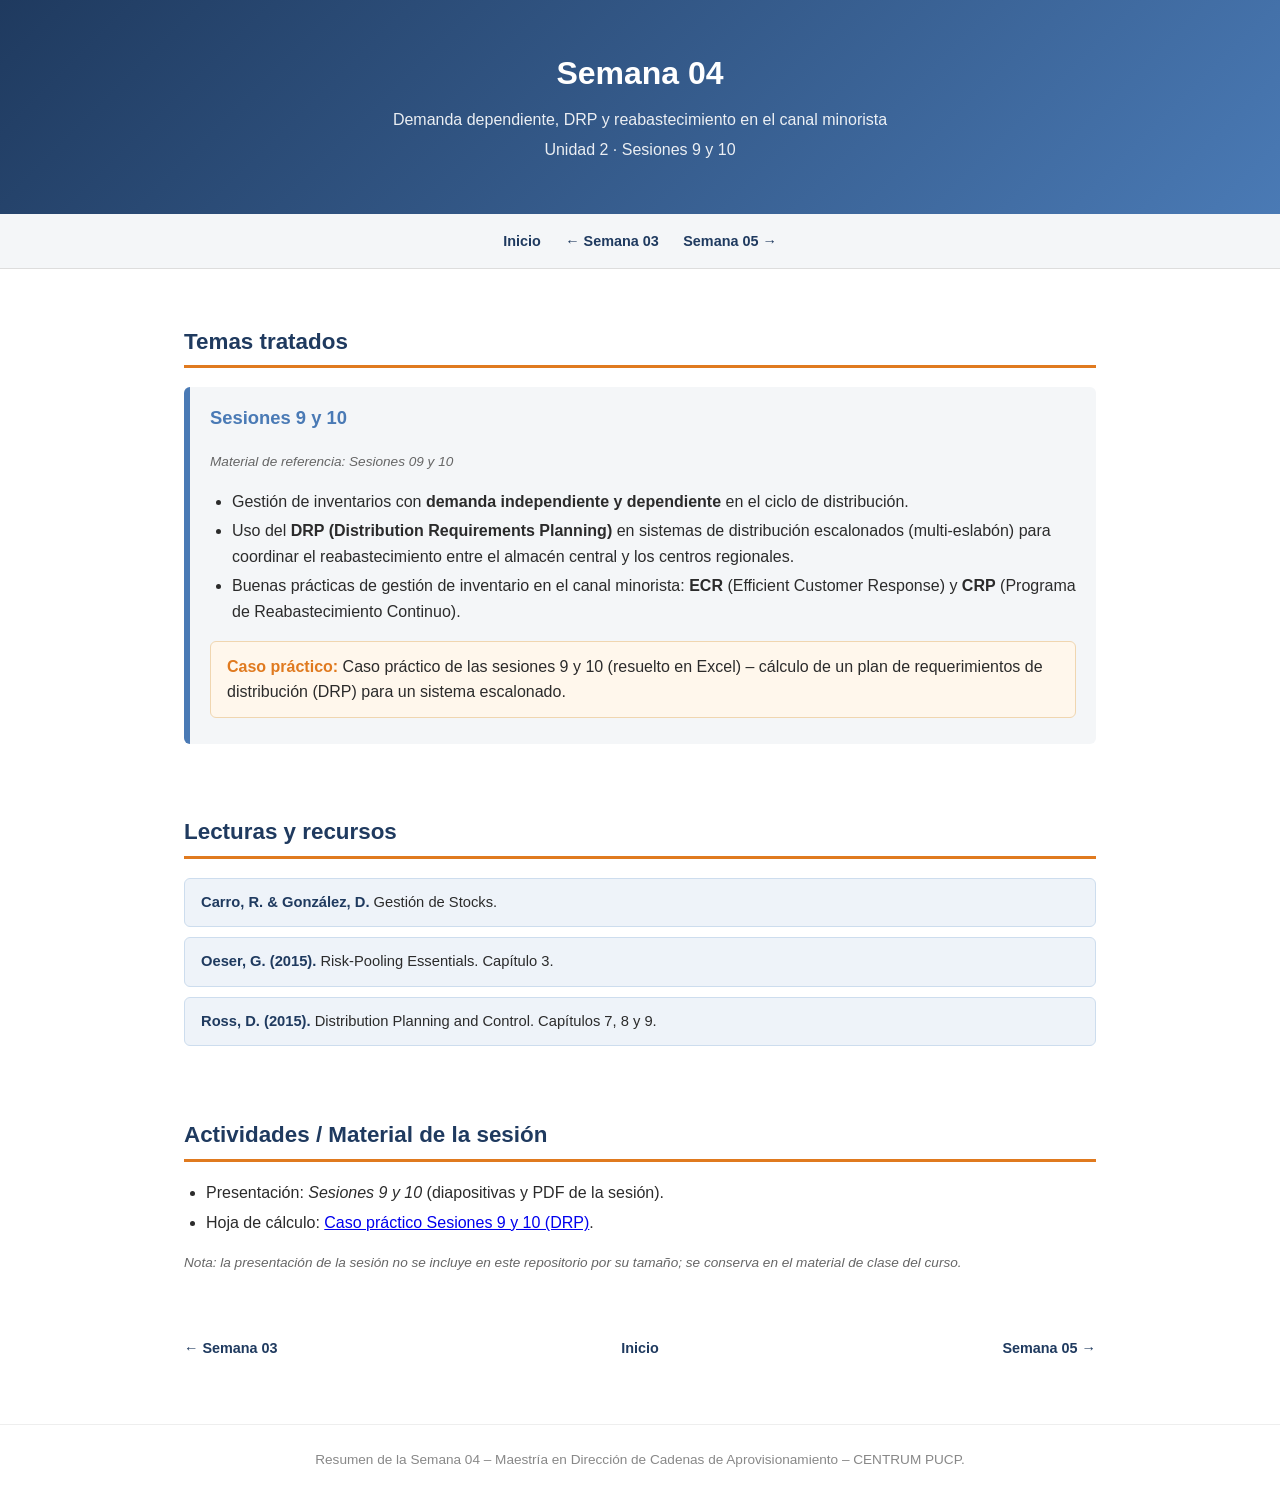
<file: semanas/semana-04.html>
<!DOCTYPE html>
<html lang="es">
<head>
<meta charset="UTF-8">
<meta name="viewport" content="width=device-width, initial-scale=1.0">
<title>Semana 04 – Gestión de Canales de Distribución y del Transporte</title>
<link rel="stylesheet" href="../assets/style.css">
</head>
<body>

<header>
  <h1>Semana 04</h1>
  <p>Demanda dependiente, DRP y reabastecimiento en el canal minorista</p>
  <p>Unidad 2 · Sesiones 9 y 10</p>
</header>

<nav>
  <a href="../index.html">Inicio</a>
  <a href="semana-03.html">← Semana 03</a>
  <a href="semana-05.html">Semana 05 →</a>
</nav>

<main>

<section>
  <h2>Temas tratados</h2>
  <div class="unidad">
    <h3>Sesiones 9 y 10</h3>
    <div class="meta">Material de referencia: Sesiones 09 y 10</div>
    <ul>
      <li>Gestión de inventarios con <strong>demanda independiente y dependiente</strong> en el ciclo de distribución.</li>
      <li>Uso del <strong>DRP (Distribution Requirements Planning)</strong> en sistemas de distribución
      escalonados (multi-eslabón) para coordinar el reabastecimiento entre el almacén central y los
      centros regionales.</li>
      <li>Buenas prácticas de gestión de inventario en el canal minorista: <strong>ECR</strong>
      (Efficient Customer Response) y <strong>CRP</strong> (Programa de Reabastecimiento Continuo).</li>
    </ul>
    <div class="caso">
      <strong>Caso práctico:</strong> Caso práctico de las sesiones 9 y 10 (resuelto en Excel) –
      cálculo de un plan de requerimientos de distribución (DRP) para un sistema escalonado.
    </div>
  </div>
</section>

<section>
  <h2>Lecturas y recursos</h2>
  <div class="lectura"><strong>Carro, R. &amp; González, D.</strong> Gestión de Stocks.</div>
  <div class="lectura"><strong>Oeser, G. (2015).</strong> Risk-Pooling Essentials. Capítulo 3.</div>
  <div class="lectura"><strong>Ross, D. (2015).</strong> Distribution Planning and Control. Capítulos 7, 8 y 9.</div>
</section>

<section>
  <h2>Actividades / Material de la sesión</h2>
  <ul>
    <li>Presentación: <em>Sesiones 9 y 10</em> (diapositivas y PDF de la sesión).</li>
    <li>Hoja de cálculo: <a href="../materiales/semana-04/Caso_Practico_Sesiones_9_y_10.xlsx">Caso práctico Sesiones 9 y 10 (DRP)</a>.</li>
  </ul>
  <!-- AUTO-MATERIALES:START --><!-- AUTO-MATERIALES:END -->
  <p class="meta">Nota: la presentación de la sesión no se incluye en este repositorio por su tamaño;
  se conserva en el material de clase del curso.</p>
</section>

</main>

<div class="semana-nav" style="max-width:960px;margin:0 auto;padding:0 24px 24px;">
  <a href="semana-03.html">← Semana 03</a>
  <a href="../index.html">Inicio</a>
  <a href="semana-05.html">Semana 05 →</a>
</div>

<footer>
  Resumen de la Semana 04 – Maestría en Dirección de Cadenas de Aprovisionamiento – CENTRUM PUCP.
</footer>

</body>
</html>
</file>
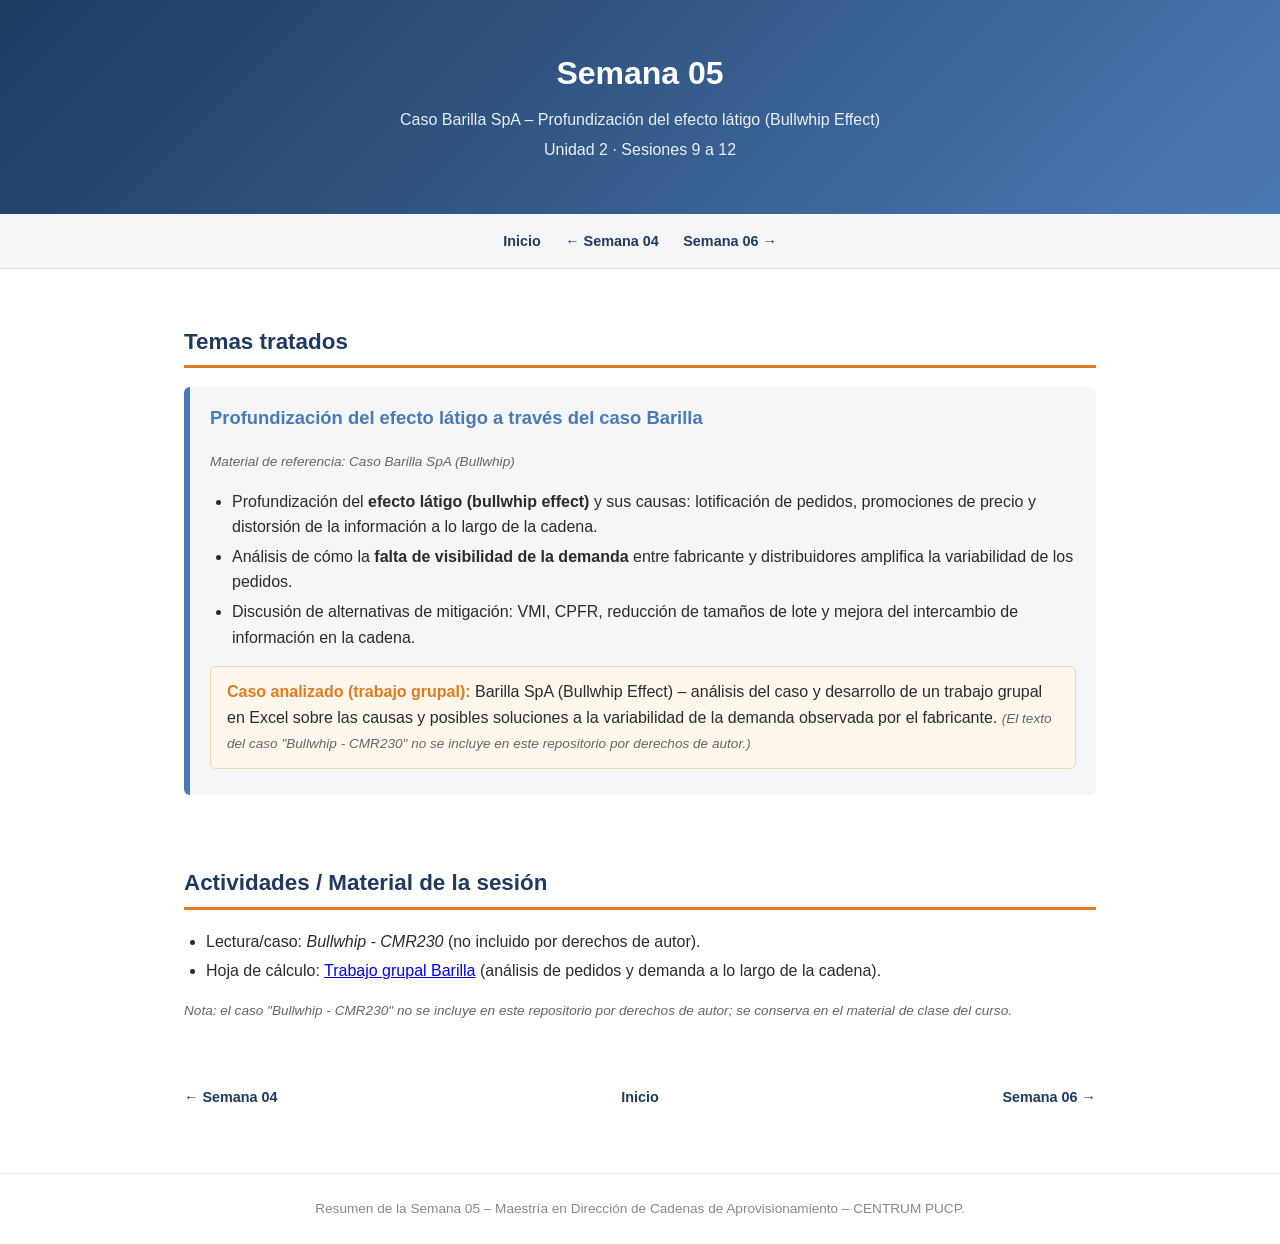
<file: semanas/semana-05.html>
<!DOCTYPE html>
<html lang="es">
<head>
<meta charset="UTF-8">
<meta name="viewport" content="width=device-width, initial-scale=1.0">
<title>Semana 05 – Gestión de Canales de Distribución y del Transporte</title>
<link rel="stylesheet" href="../assets/style.css">
</head>
<body>

<header>
  <h1>Semana 05</h1>
  <p>Caso Barilla SpA – Profundización del efecto látigo (Bullwhip Effect)</p>
  <p>Unidad 2 · Sesiones 9 a 12</p>
</header>

<nav>
  <a href="../index.html">Inicio</a>
  <a href="semana-04.html">← Semana 04</a>
  <a href="semana-06.html">Semana 06 →</a>
</nav>

<main>

<section>
  <h2>Temas tratados</h2>
  <div class="unidad">
    <h3>Profundización del efecto látigo a través del caso Barilla</h3>
    <div class="meta">Material de referencia: Caso Barilla SpA (Bullwhip)</div>
    <ul>
      <li>Profundización del <strong>efecto látigo (bullwhip effect)</strong> y sus causas: lotificación
      de pedidos, promociones de precio y distorsión de la información a lo largo de la cadena.</li>
      <li>Análisis de cómo la <strong>falta de visibilidad de la demanda</strong> entre fabricante y
      distribuidores amplifica la variabilidad de los pedidos.</li>
      <li>Discusión de alternativas de mitigación: VMI, CPFR, reducción de tamaños de lote y mejora
      del intercambio de información en la cadena.</li>
    </ul>
    <div class="caso">
      <strong>Caso analizado (trabajo grupal):</strong> Barilla SpA (Bullwhip Effect) – análisis del caso
      y desarrollo de un trabajo grupal en Excel sobre las causas y posibles soluciones a la
      variabilidad de la demanda observada por el fabricante.
      <span class="meta">(El texto del caso "Bullwhip - CMR230" no se incluye en este repositorio por derechos de autor.)</span>
    </div>
  </div>
</section>

<section>
  <h2>Actividades / Material de la sesión</h2>
  <ul>
    <li>Lectura/caso: <em>Bullwhip - CMR230</em> (no incluido por derechos de autor).</li>
    <li>Hoja de cálculo: <a href="../materiales/semana-05/trabajo_grupal_barilla.xlsx">Trabajo grupal Barilla</a>
    (análisis de pedidos y demanda a lo largo de la cadena).</li>
  </ul>
  <!-- AUTO-MATERIALES:START --><!-- AUTO-MATERIALES:END -->
  <p class="meta">Nota: el caso "Bullwhip - CMR230" no se incluye en este repositorio por derechos
  de autor; se conserva en el material de clase del curso.</p>
</section>

</main>

<div class="semana-nav" style="max-width:960px;margin:0 auto;padding:0 24px 24px;">
  <a href="semana-04.html">← Semana 04</a>
  <a href="../index.html">Inicio</a>
  <a href="semana-06.html">Semana 06 →</a>
</div>

<footer>
  Resumen de la Semana 05 – Maestría en Dirección de Cadenas de Aprovisionamiento – CENTRUM PUCP.
</footer>

</body>
</html>
</file>
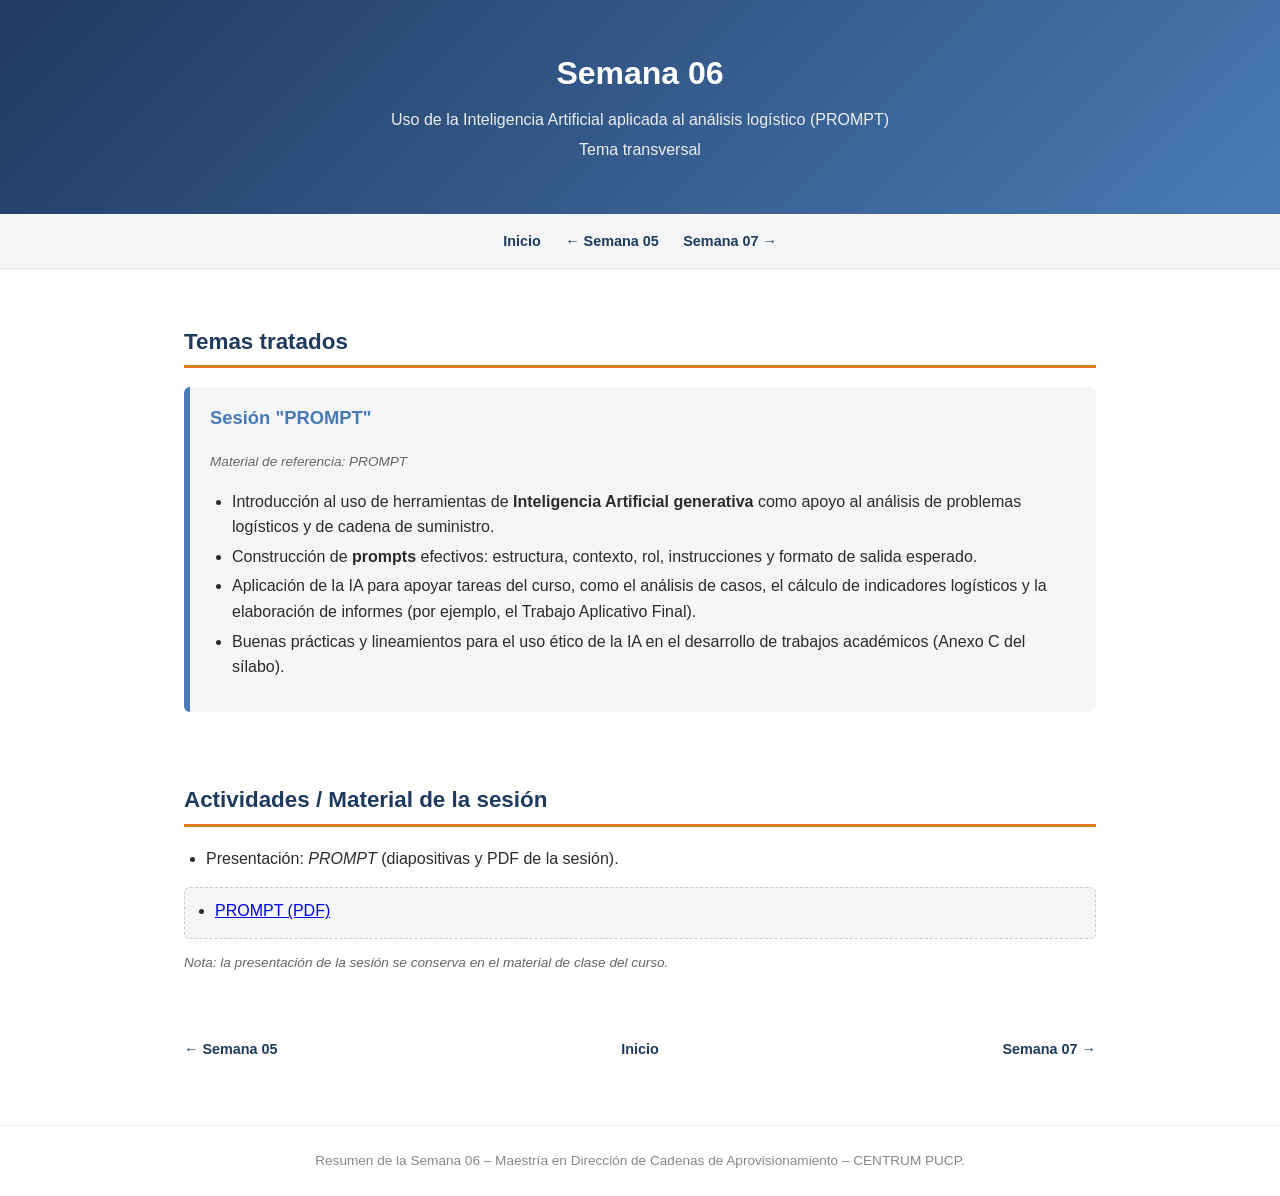
<file: semanas/semana-06.html>
<!DOCTYPE html>
<html lang="es">
<head>
<meta charset="UTF-8">
<meta name="viewport" content="width=device-width, initial-scale=1.0">
<title>Semana 06 – Gestión de Canales de Distribución y del Transporte</title>
<link rel="stylesheet" href="../assets/style.css">
</head>
<body>

<header>
  <h1>Semana 06</h1>
  <p>Uso de la Inteligencia Artificial aplicada al análisis logístico (PROMPT)</p>
  <p>Tema transversal</p>
</header>

<nav>
  <a href="../index.html">Inicio</a>
  <a href="semana-05.html">← Semana 05</a>
  <a href="semana-07.html">Semana 07 →</a>
</nav>

<main>

<section>
  <h2>Temas tratados</h2>
  <div class="unidad">
    <h3>Sesión "PROMPT"</h3>
    <div class="meta">Material de referencia: PROMPT</div>
    <ul>
      <li>Introducción al uso de herramientas de <strong>Inteligencia Artificial generativa</strong>
      como apoyo al análisis de problemas logísticos y de cadena de suministro.</li>
      <li>Construcción de <strong>prompts</strong> efectivos: estructura, contexto, rol, instrucciones
      y formato de salida esperado.</li>
      <li>Aplicación de la IA para apoyar tareas del curso, como el análisis de casos, el cálculo
      de indicadores logísticos y la elaboración de informes (por ejemplo, el Trabajo Aplicativo Final).</li>
      <li>Buenas prácticas y lineamientos para el uso ético de la IA en el desarrollo de trabajos
      académicos (Anexo C del sílabo).</li>
    </ul>
  </div>
</section>

<section>
  <h2>Actividades / Material de la sesión</h2>
  <ul>
    <li>Presentación: <em>PROMPT</em> (diapositivas y PDF de la sesión).</li>
  </ul>
  <!-- AUTO-MATERIALES:START -->
  <ul class="materiales-auto">
    <li><a href="../materiales/semana-06/PROMPT.pdf">PROMPT (PDF)</a></li>
  </ul>
  <!-- AUTO-MATERIALES:END -->
  <p class="meta">Nota: la presentación de la sesión se conserva en el material de clase del curso.</p>
</section>

</main>

<div class="semana-nav" style="max-width:960px;margin:0 auto;padding:0 24px 24px;">
  <a href="semana-05.html">← Semana 05</a>
  <a href="../index.html">Inicio</a>
  <a href="semana-07.html">Semana 07 →</a>
</div>

<footer>
  Resumen de la Semana 06 – Maestría en Dirección de Cadenas de Aprovisionamiento – CENTRUM PUCP.
</footer>

</body>
</html>
</file>
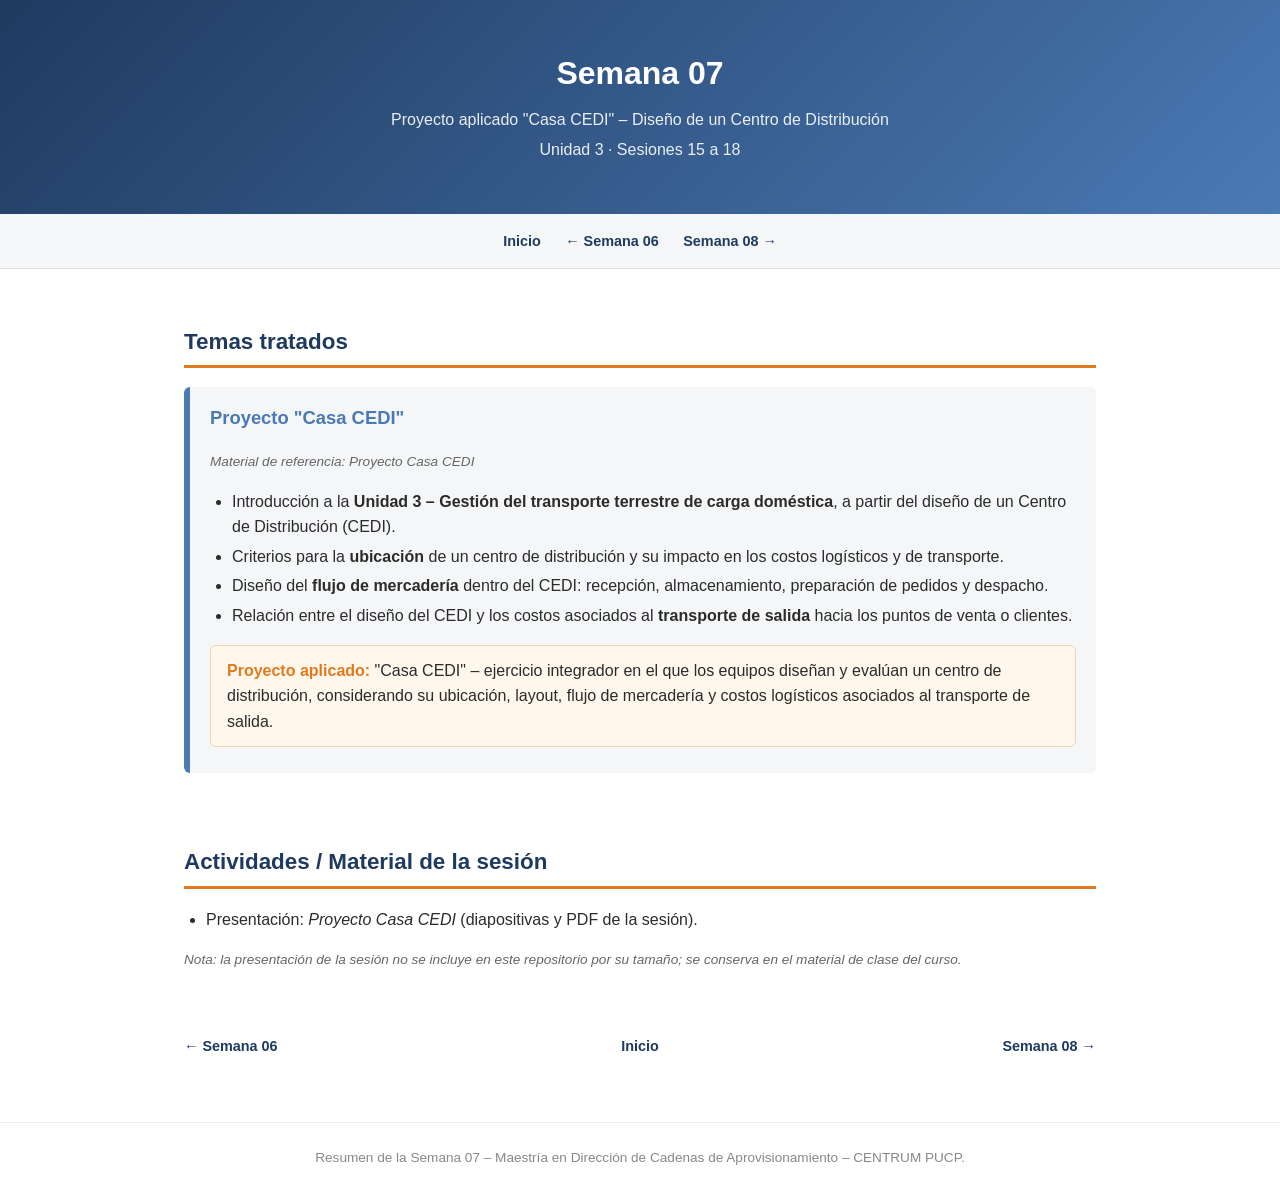
<file: semanas/semana-07.html>
<!DOCTYPE html>
<html lang="es">
<head>
<meta charset="UTF-8">
<meta name="viewport" content="width=device-width, initial-scale=1.0">
<title>Semana 07 – Gestión de Canales de Distribución y del Transporte</title>
<link rel="stylesheet" href="../assets/style.css">
</head>
<body>

<header>
  <h1>Semana 07</h1>
  <p>Proyecto aplicado "Casa CEDI" – Diseño de un Centro de Distribución</p>
  <p>Unidad 3 · Sesiones 15 a 18</p>
</header>

<nav>
  <a href="../index.html">Inicio</a>
  <a href="semana-06.html">← Semana 06</a>
  <a href="semana-08.html">Semana 08 →</a>
</nav>

<main>

<section>
  <h2>Temas tratados</h2>
  <div class="unidad">
    <h3>Proyecto "Casa CEDI"</h3>
    <div class="meta">Material de referencia: Proyecto Casa CEDI</div>
    <ul>
      <li>Introducción a la <strong>Unidad 3 – Gestión del transporte terrestre de carga doméstica</strong>,
      a partir del diseño de un Centro de Distribución (CEDI).</li>
      <li>Criterios para la <strong>ubicación</strong> de un centro de distribución y su impacto en los
      costos logísticos y de transporte.</li>
      <li>Diseño del <strong>flujo de mercadería</strong> dentro del CEDI: recepción, almacenamiento,
      preparación de pedidos y despacho.</li>
      <li>Relación entre el diseño del CEDI y los costos asociados al <strong>transporte de salida</strong>
      hacia los puntos de venta o clientes.</li>
    </ul>
    <div class="caso">
      <strong>Proyecto aplicado:</strong> "Casa CEDI" – ejercicio integrador en el que los equipos
      diseñan y evalúan un centro de distribución, considerando su ubicación, layout, flujo de
      mercadería y costos logísticos asociados al transporte de salida.
    </div>
  </div>
</section>

<section>
  <h2>Actividades / Material de la sesión</h2>
  <ul>
    <li>Presentación: <em>Proyecto Casa CEDI</em> (diapositivas y PDF de la sesión).</li>
  </ul>
  <!-- AUTO-MATERIALES:START --><!-- AUTO-MATERIALES:END -->
  <p class="meta">Nota: la presentación de la sesión no se incluye en este repositorio por su tamaño;
  se conserva en el material de clase del curso.</p>
</section>

</main>

<div class="semana-nav" style="max-width:960px;margin:0 auto;padding:0 24px 24px;">
  <a href="semana-06.html">← Semana 06</a>
  <a href="../index.html">Inicio</a>
  <a href="semana-08.html">Semana 08 →</a>
</div>

<footer>
  Resumen de la Semana 07 – Maestría en Dirección de Cadenas de Aprovisionamiento – CENTRUM PUCP.
</footer>

</body>
</html>
</file>
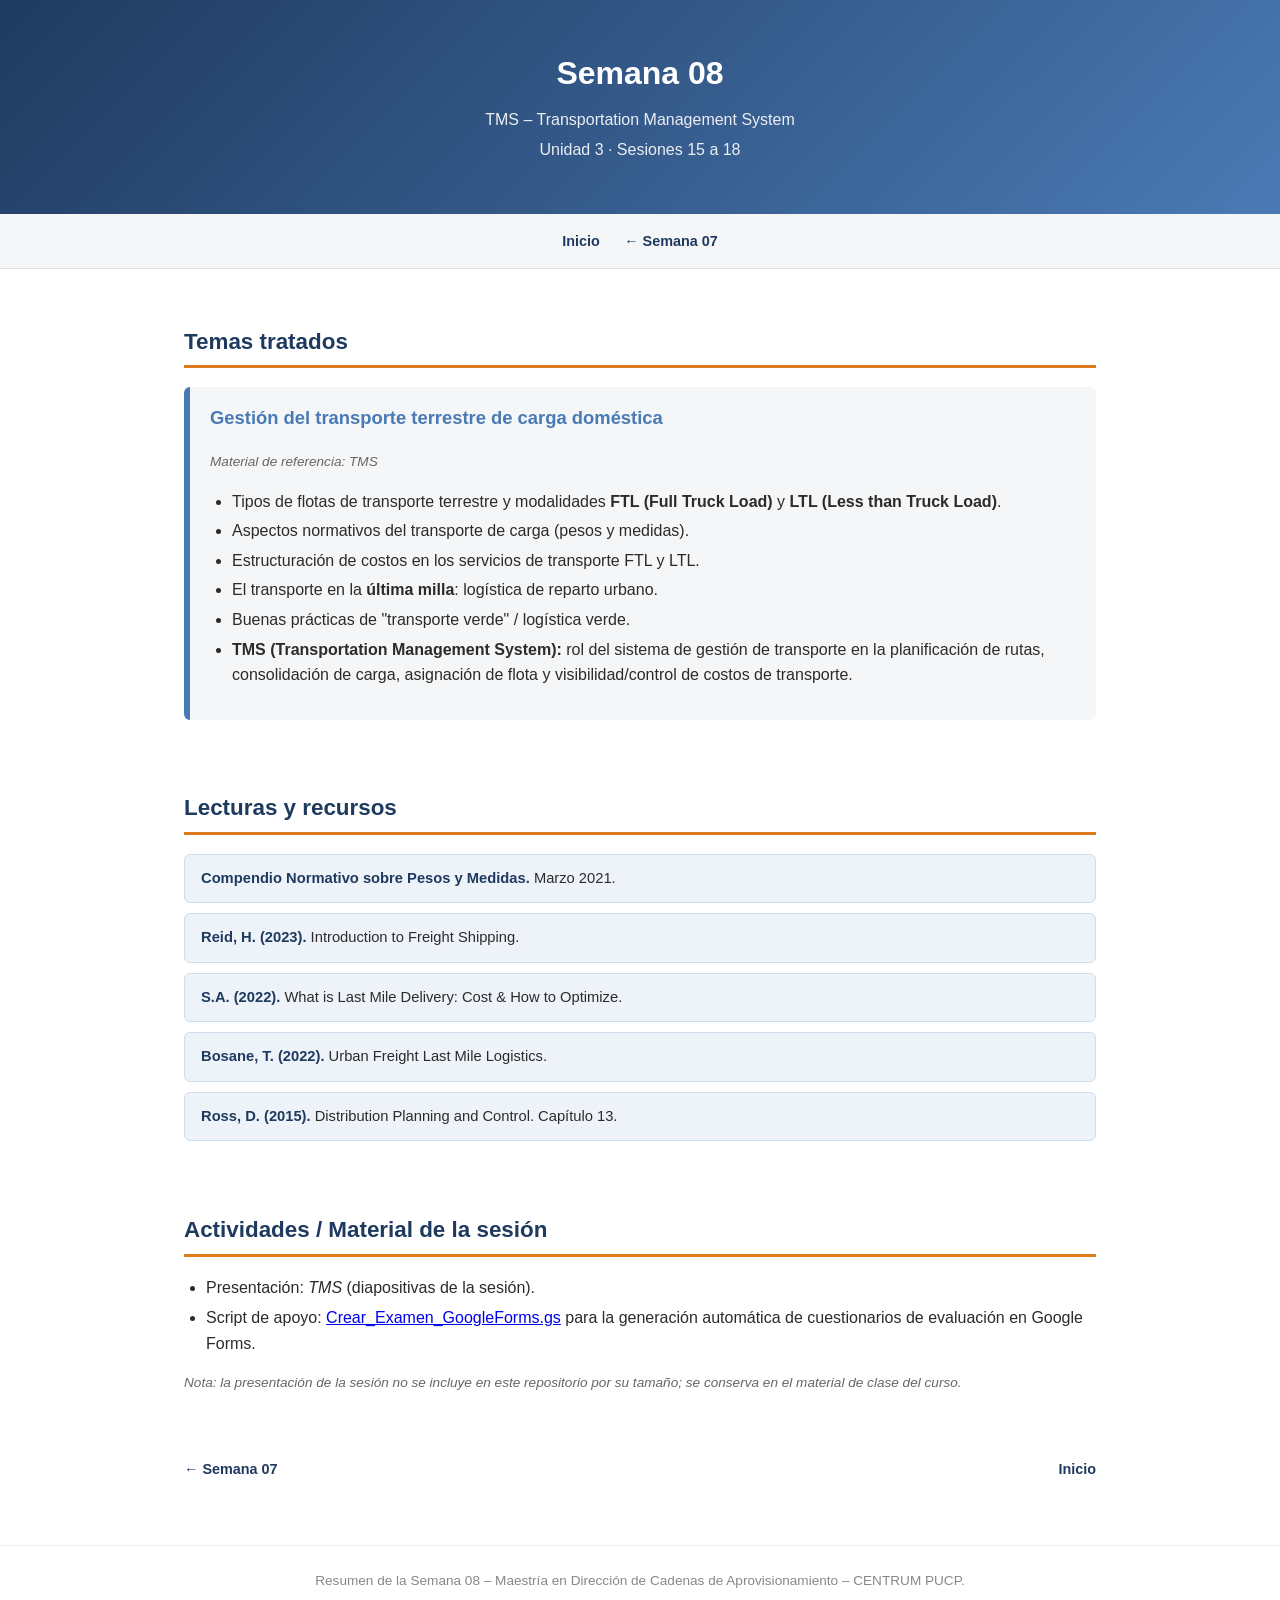
<file: semanas/semana-08.html>
<!DOCTYPE html>
<html lang="es">
<head>
<meta charset="UTF-8">
<meta name="viewport" content="width=device-width, initial-scale=1.0">
<title>Semana 08 – Gestión de Canales de Distribución y del Transporte</title>
<link rel="stylesheet" href="../assets/style.css">
</head>
<body>

<header>
  <h1>Semana 08</h1>
  <p>TMS – Transportation Management System</p>
  <p>Unidad 3 · Sesiones 15 a 18</p>
</header>

<nav>
  <a href="../index.html">Inicio</a>
  <a href="semana-07.html">← Semana 07</a>
</nav>

<main>

<section>
  <h2>Temas tratados</h2>
  <div class="unidad">
    <h3>Gestión del transporte terrestre de carga doméstica</h3>
    <div class="meta">Material de referencia: TMS</div>
    <ul>
      <li>Tipos de flotas de transporte terrestre y modalidades <strong>FTL (Full Truck Load)</strong> y
      <strong>LTL (Less than Truck Load)</strong>.</li>
      <li>Aspectos normativos del transporte de carga (pesos y medidas).</li>
      <li>Estructuración de costos en los servicios de transporte FTL y LTL.</li>
      <li>El transporte en la <strong>última milla</strong>: logística de reparto urbano.</li>
      <li>Buenas prácticas de "transporte verde" / logística verde.</li>
      <li><strong>TMS (Transportation Management System):</strong> rol del sistema de gestión de
      transporte en la planificación de rutas, consolidación de carga, asignación de flota y
      visibilidad/control de costos de transporte.</li>
    </ul>
  </div>
</section>

<section>
  <h2>Lecturas y recursos</h2>
  <div class="lectura"><strong>Compendio Normativo sobre Pesos y Medidas.</strong> Marzo 2021.</div>
  <div class="lectura"><strong>Reid, H. (2023).</strong> Introduction to Freight Shipping.</div>
  <div class="lectura"><strong>S.A. (2022).</strong> What is Last Mile Delivery: Cost &amp; How to Optimize.</div>
  <div class="lectura"><strong>Bosane, T. (2022).</strong> Urban Freight Last Mile Logistics.</div>
  <div class="lectura"><strong>Ross, D. (2015).</strong> Distribution Planning and Control. Capítulo 13.</div>
</section>

<section>
  <h2>Actividades / Material de la sesión</h2>
  <ul>
    <li>Presentación: <em>TMS</em> (diapositivas de la sesión).</li>
    <li>Script de apoyo: <a href="../materiales/semana-08/Crear_Examen_GoogleForms.gs">Crear_Examen_GoogleForms.gs</a>
    para la generación automática de cuestionarios de evaluación en Google Forms.</li>
  </ul>
  <!-- AUTO-MATERIALES:START --><!-- AUTO-MATERIALES:END -->
  <p class="meta">Nota: la presentación de la sesión no se incluye en este repositorio por su tamaño;
  se conserva en el material de clase del curso.</p>
</section>

</main>

<div class="semana-nav" style="max-width:960px;margin:0 auto;padding:0 24px 24px;">
  <a href="semana-07.html">← Semana 07</a>
  <a href="../index.html">Inicio</a>
</div>

<footer>
  Resumen de la Semana 08 – Maestría en Dirección de Cadenas de Aprovisionamiento – CENTRUM PUCP.
</footer>

</body>
</html>
</file>
<file: assets/style.css>
:root{
  --azul: #1f3a5f;
  --azul-claro: #4a7ab5;
  --gris: #f4f6f8;
  --texto: #2b2b2b;
  --acento: #e07a1f;
}
* { box-sizing: border-box; }
body {
  font-family: "Segoe UI", Helvetica, Arial, sans-serif;
  color: var(--texto);
  line-height: 1.6;
  margin: 0;
  background: #ffffff;
}
header {
  background: linear-gradient(135deg, var(--azul) 0%, var(--azul-claro) 100%);
  color: #fff;
  padding: 48px 24px;
  text-align: center;
}
header h1 {
  margin: 0 0 8px;
  font-size: 2rem;
}
header p {
  margin: 4px 0;
  font-size: 1rem;
  opacity: 0.9;
}
nav {
  background: var(--gris);
  padding: 14px 24px;
  text-align: center;
  border-bottom: 1px solid #ddd;
  position: sticky;
  top: 0;
  z-index: 10;
}
nav a {
  margin: 0 10px;
  color: var(--azul);
  text-decoration: none;
  font-weight: 600;
  font-size: 0.9rem;
}
nav a:hover { text-decoration: underline; }
main {
  max-width: 960px;
  margin: 0 auto;
  padding: 24px;
}
section {
  margin-bottom: 40px;
  padding-top: 12px;
}
h2 {
  color: var(--azul);
  border-bottom: 3px solid var(--acento);
  padding-bottom: 6px;
  font-size: 1.4rem;
}
h3 {
  color: var(--azul-claro);
  margin-top: 24px;
  font-size: 1.15rem;
}
.unidad {
  background: var(--gris);
  border-left: 6px solid var(--azul-claro);
  border-radius: 6px;
  padding: 16px 20px;
  margin-bottom: 20px;
}
.unidad h3 {
  margin-top: 0;
}
.meta {
  font-size: 0.85rem;
  color: #666;
  font-style: italic;
  margin-bottom: 8px;
}
ul {
  padding-left: 22px;
}
li { margin-bottom: 4px; }
table {
  width: 100%;
  border-collapse: collapse;
  margin: 16px 0;
  font-size: 0.9rem;
}
th, td {
  border: 1px solid #ccc;
  padding: 8px 10px;
  text-align: left;
  vertical-align: top;
}
th {
  background: var(--azul);
  color: #fff;
}
tr:nth-child(even) { background: var(--gris); }
.caso {
  background: #fff7ec;
  border: 1px solid #f0d6b0;
  border-radius: 6px;
  padding: 12px 16px;
  margin: 10px 0;
}
.caso strong { color: var(--acento); }
.lectura {
  background: #eef3f9;
  border: 1px solid #cdddee;
  border-radius: 6px;
  padding: 12px 16px;
  margin: 10px 0;
  font-size: 0.92rem;
}
.lectura strong { color: var(--azul); }
.materiales-auto {
  background: var(--gris);
  border: 1px dashed #ccc;
  border-radius: 6px;
  padding: 10px 18px 10px 30px;
  margin: 10px 0;
}
.pregunta {
  background: #eafaf1;
  border: 1px solid #b7e4c7;
  border-radius: 6px;
  padding: 12px 16px;
  margin: 10px 0;
}
.pregunta strong { color: #1e7d4f; }
.tag {
  display: inline-block;
  background: var(--azul-claro);
  color: #fff;
  border-radius: 4px;
  padding: 2px 8px;
  font-size: 0.75rem;
  margin-right: 6px;
  margin-bottom: 4px;
}
footer {
  text-align: center;
  padding: 24px;
  font-size: 0.85rem;
  color: #888;
  border-top: 1px solid #eee;
  margin-top: 40px;
}

/* Página de inicio: tarjetas de semanas */
.semanas-grid {
  display: grid;
  grid-template-columns: repeat(auto-fill, minmax(220px, 1fr));
  gap: 16px;
  margin-top: 16px;
}
.semana-card {
  display: block;
  background: var(--gris);
  border: 1px solid #ddd;
  border-left: 6px solid var(--azul-claro);
  border-radius: 8px;
  padding: 16px 18px;
  text-decoration: none;
  color: var(--texto);
  transition: transform .15s ease, box-shadow .15s ease, border-color .15s ease;
}
.semana-card:hover {
  transform: translateY(-2px);
  box-shadow: 0 4px 12px rgba(0,0,0,0.08);
  border-left-color: var(--acento);
}
.semana-card .num {
  display: inline-block;
  color: #fff;
  background: var(--azul);
  border-radius: 4px;
  padding: 2px 10px;
  font-size: 0.8rem;
  font-weight: 700;
  margin-bottom: 8px;
}
.semana-card h3 {
  margin: 4px 0 6px;
  font-size: 1.05rem;
  color: var(--azul);
}
.semana-card p {
  margin: 0;
  font-size: 0.85rem;
  color: #555;
}
.semana-nav {
  display: flex;
  justify-content: space-between;
  margin-top: 32px;
  font-size: 0.9rem;
}
.semana-nav a {
  color: var(--azul);
  text-decoration: none;
  font-weight: 600;
}
.semana-nav a:hover { text-decoration: underline; }
</file>
